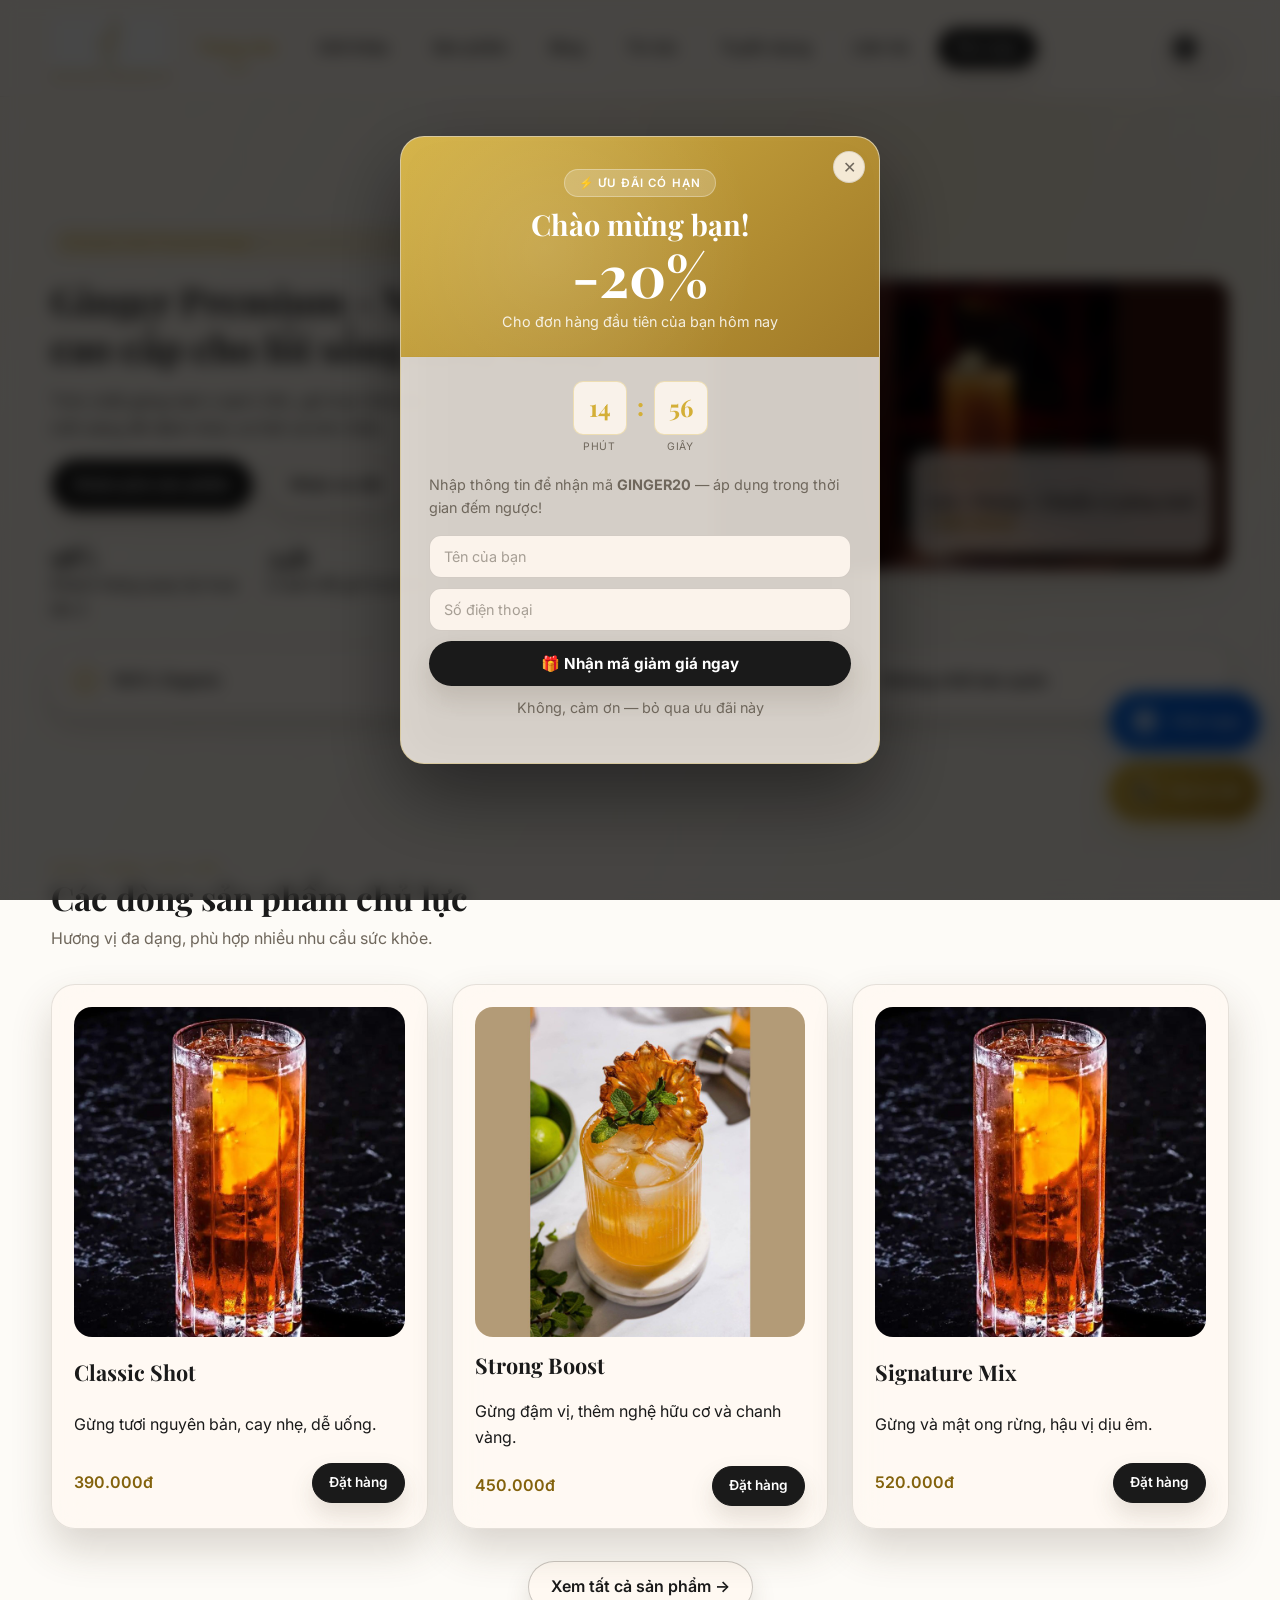
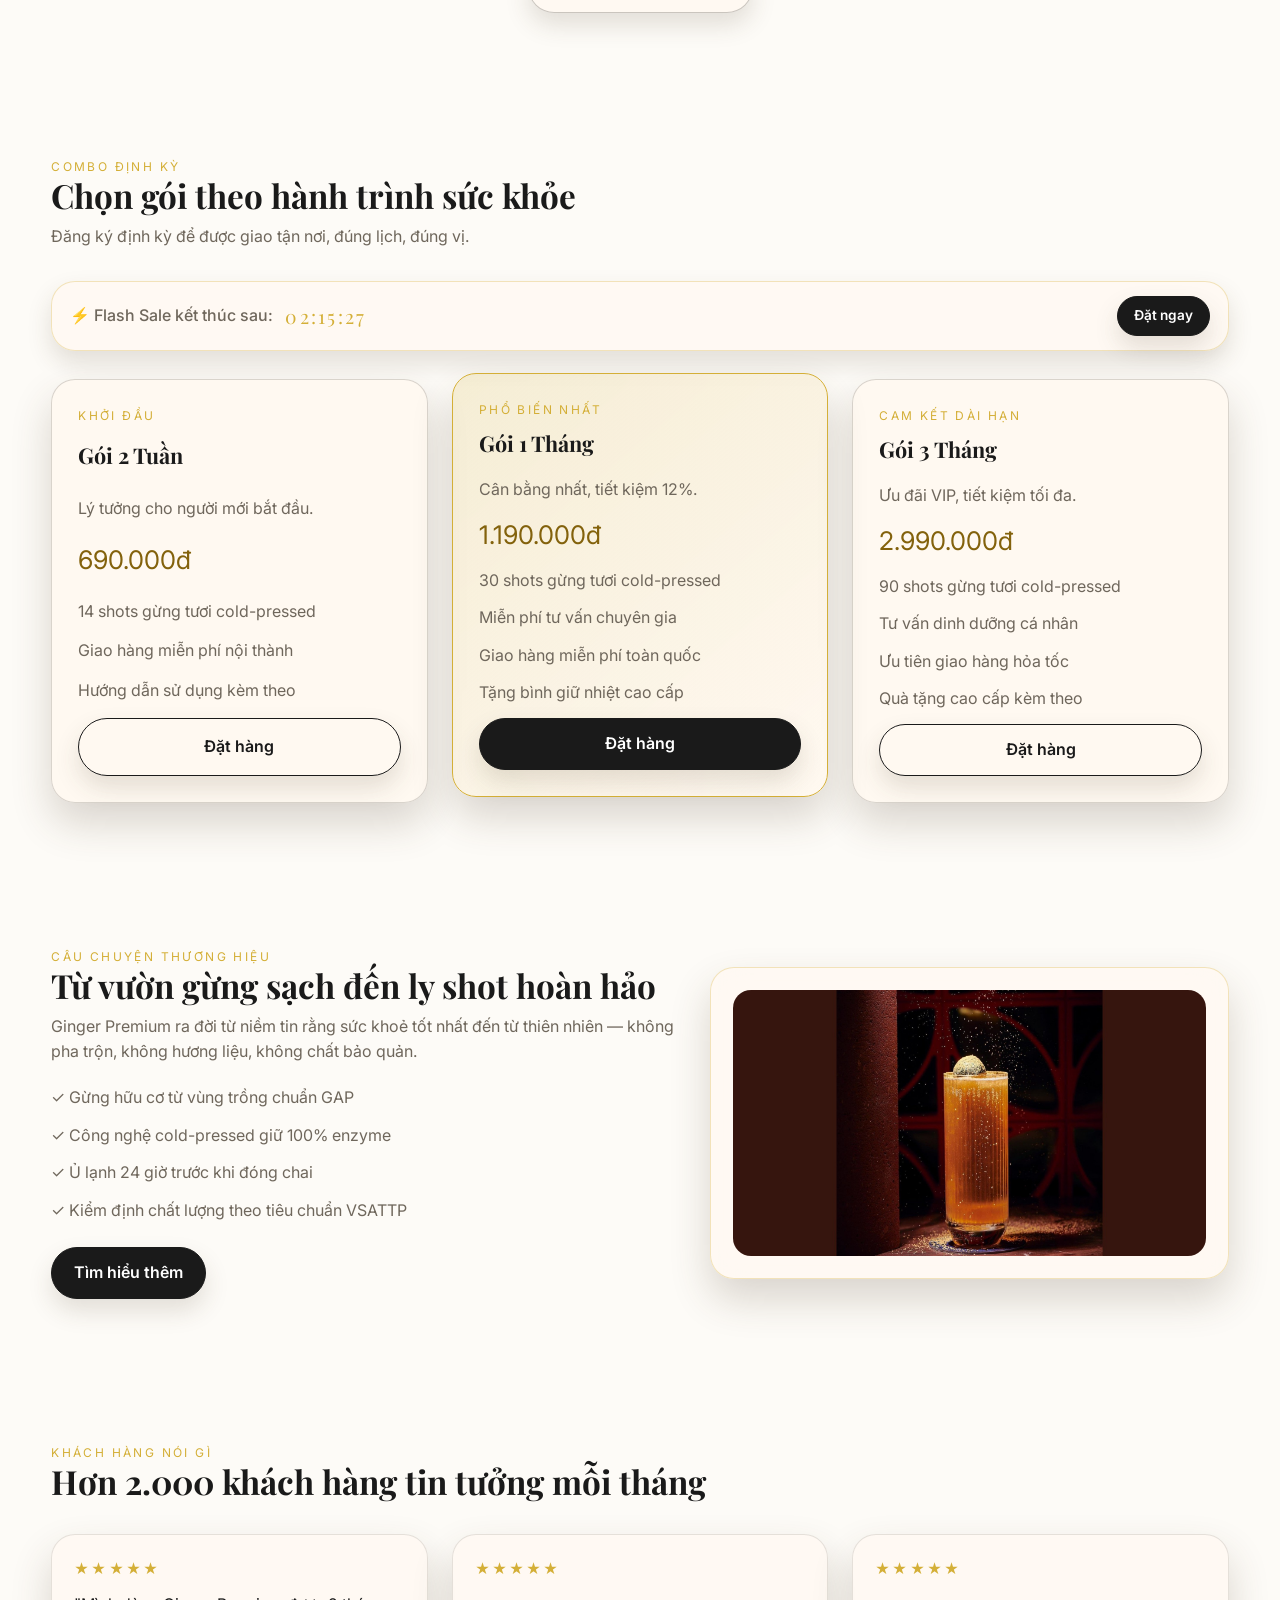
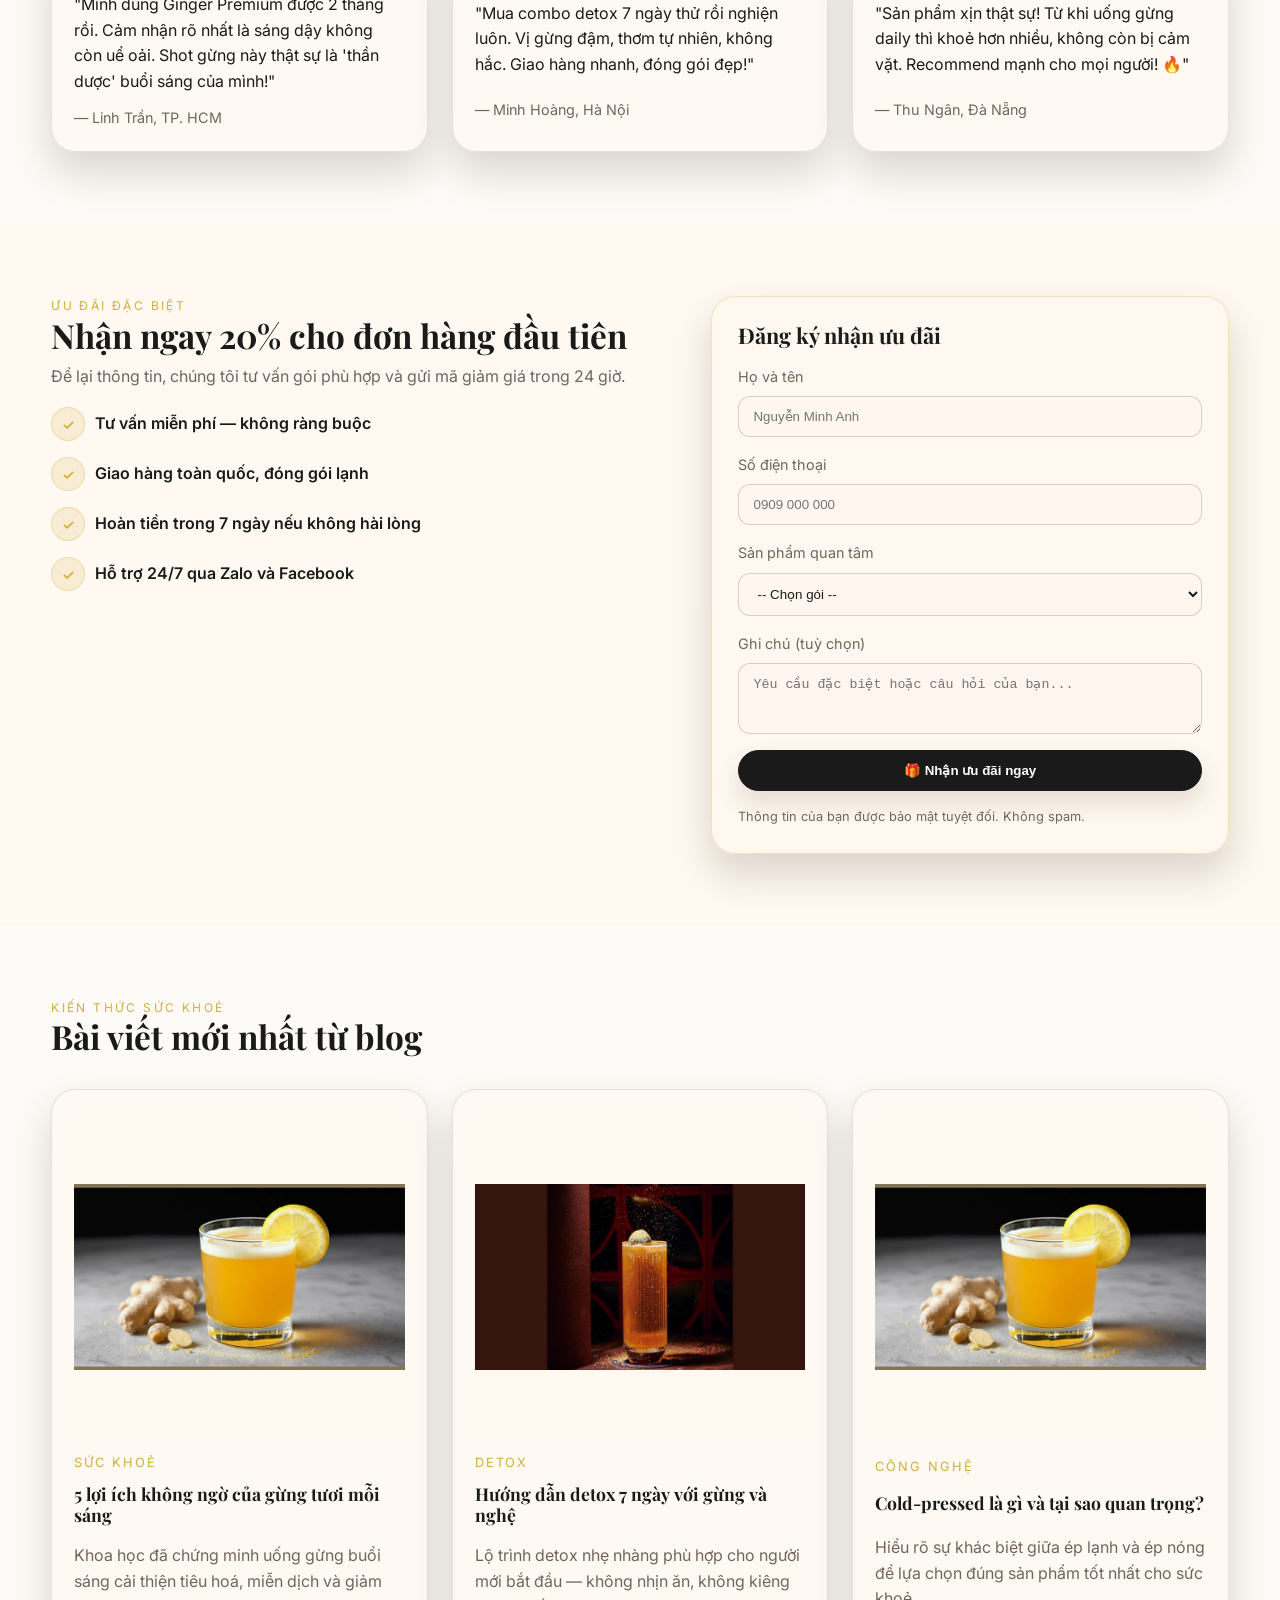
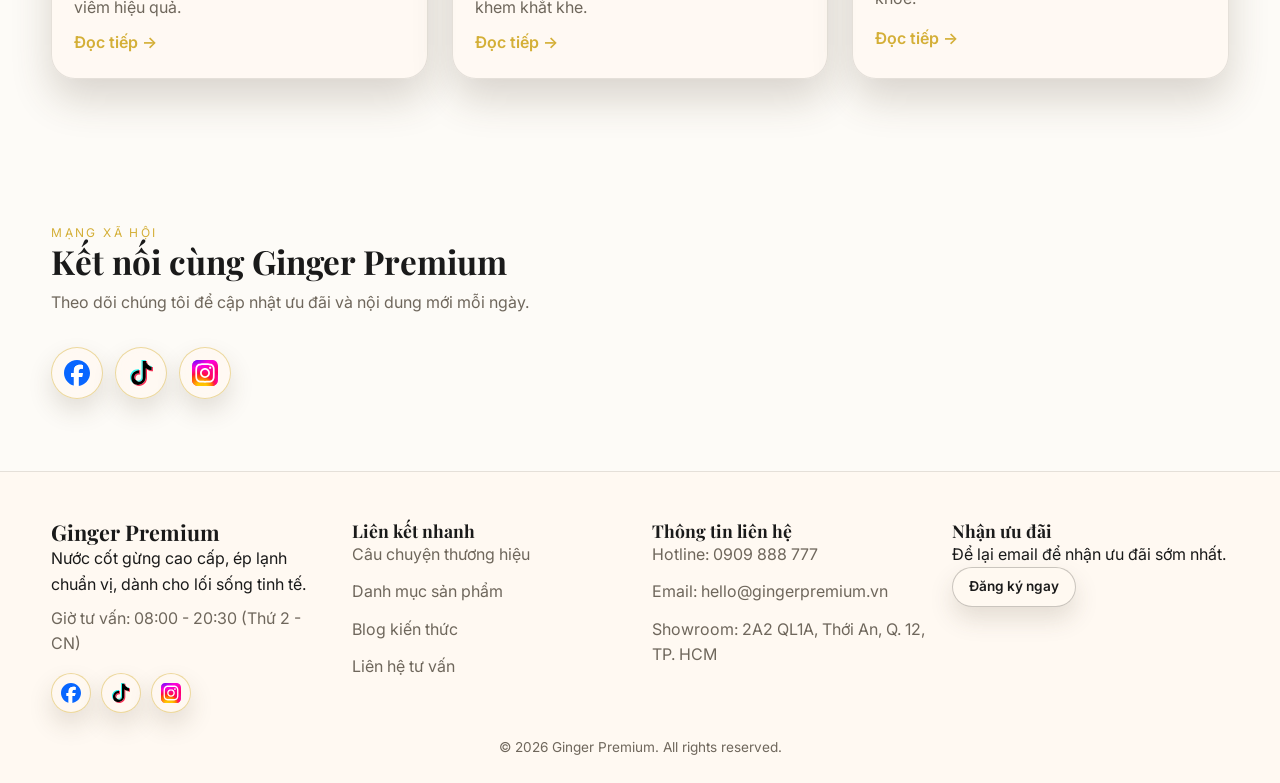
<file: index.html>
<!doctype html>
<html lang="vi">
  <head>
    <meta charset="utf-8" />
    <meta name="viewport" content="width=device-width, initial-scale=1" />
    <title>Ginger Premium | Nước cốt gừng cao cấp - Tinh tế, chuẩn vị</title>
    <meta name="description" content="Ginger Premium - nước cốt gừng cao cấp, ép lạnh giữ trọn tinh dầu. Tăng sức đề kháng, ấm người và nâng tầm lối sống hiện đại." />
    <link rel="preconnect" href="https://fonts.googleapis.com" />
    <link rel="preconnect" href="https://fonts.gstatic.com" crossorigin />
    <link href="https://fonts.googleapis.com/css2?family=Playfair+Display:wght@500;600;700&family=Inter:wght@300;400;500;600&display=swap" rel="stylesheet" />
    <link rel="stylesheet" href="assets/css/style.css" />
    <link rel="stylesheet" href="https://cdn.jsdelivr.net/npm/swiper@11/swiper-bundle.min.css" />
    <script src="https://cdn.jsdelivr.net/npm/swiper@11/swiper-bundle.min.js" defer></script>
    <script src="assets/js/main.js" defer></script>

    <!-- Extra styles for popup & call button -->
    <style>
      /* ===== POPUP ===== */
      .gp-popup-overlay {
        position: fixed; inset: 0;
        background: rgba(0,0,0,0.72);
        backdrop-filter: blur(8px);
        z-index: 9000;
        display: flex; align-items: center; justify-content: center;
        padding: 16px;
        opacity: 0; pointer-events: none;
        transition: opacity 0.4s ease;
      }
      .gp-popup-overlay.show { opacity: 1; pointer-events: all; }
      .gp-popup {
        background: var(--glass-strong);
        border: 1px solid var(--border-accent);
        border-radius: 24px;
        max-width: 480px; width: 100%;
        overflow: hidden;
        box-shadow: 0 32px 80px rgba(0,0,0,0.45);
        transform: scale(0.88) translateY(24px);
        transition: transform 0.45s cubic-bezier(0.34,1.56,0.64,1);
        position: relative;
        backdrop-filter: blur(24px);
      }
      .gp-popup-overlay.show .gp-popup { transform: scale(1) translateY(0); }
      .gp-popup-close {
        position: absolute; top: 14px; right: 14px;
        width: 32px; height: 32px; border-radius: 50%;
        background: var(--surface); border: 1px solid var(--border);
        display: flex; align-items: center; justify-content: center;
        color: var(--muted); font-size: 1rem; cursor: pointer;
        transition: all 0.2s; z-index: 2;
      }
      .gp-popup-close:hover { background: var(--accent-soft); color: var(--accent); }
      .gp-popup-banner {
        background: var(--brand-gradient);
        padding: 32px 28px 24px;
        text-align: center; position: relative; overflow: hidden;
      }
      .gp-popup-banner::before {
        content: ''; position: absolute; inset: 0;
        background: radial-gradient(circle at 30% 50%, rgba(255,255,255,0.12), transparent 60%);
      }
      .gp-popup-kicker {
        display: inline-block;
        background: rgba(255,255,255,0.2);
        color: #fff; border: 1px solid rgba(255,255,255,0.3);
        padding: 4px 14px; border-radius: 999px;
        font-size: 0.72rem; font-weight: 600;
        letter-spacing: 0.1em; text-transform: uppercase;
        margin-bottom: 10px; position: relative;
      }
      .gp-popup-banner h3 {
        font-family: 'Playfair Display', serif;
        font-size: 1.8rem; color: #fff; margin-bottom: 4px;
        position: relative;
      }
      .gp-popup-discount {
        font-family: 'Playfair Display', serif;
        font-size: 3.6rem; font-weight: 700;
        color: #fff; line-height: 1; display: block;
        margin: 4px 0 6px; position: relative;
      }
      .gp-popup-banner p { color: rgba(255,255,255,0.85); font-size: 0.9rem; position: relative; }
      .gp-popup-body { padding: 24px 28px 28px; }
      .gp-popup-timer {
        display: flex; justify-content: center; align-items: center;
        gap: 10px; margin-bottom: 18px;
      }
      .gp-timer-block { text-align: center; }
      .gp-timer-num {
        display: flex; align-items: center; justify-content: center;
        width: 54px; height: 54px;
        background: var(--surface); border: 1px solid var(--border-accent);
        border-radius: 10px;
        font-family: 'Playfair Display', serif;
        font-size: 1.5rem; font-weight: 700;
        color: var(--accent); margin-bottom: 4px;
      }
      .gp-timer-sep { font-size: 1.6rem; color: var(--accent); font-weight: 700; padding-bottom: 20px; }
      .gp-timer-label { font-size: 0.65rem; color: var(--muted); text-transform: uppercase; letter-spacing: 0.05em; }
      .gp-popup-body > p { color: var(--muted); font-size: 0.9rem; margin-bottom: 16px; line-height: 1.6; }
      .gp-popup-form { display: flex; flex-direction: column; gap: 10px; }
      .gp-popup-form input {
        padding: 12px 14px;
        background: var(--input-bg); border: 1px solid var(--input-border);
        border-radius: 12px; color: var(--text);
        font-family: 'Inter', sans-serif; font-size: 0.9rem; width: 100%;
        transition: border-color 0.2s;
      }
      .gp-popup-form input:focus { outline: none; border-color: var(--accent); }
      .gp-popup-form input::placeholder { color: var(--muted); opacity: 0.6; }
      .gp-popup-submit {
        width: 100%; padding: 13px;
        background: var(--btn-primary-bg); color: var(--btn-primary-color);
        border: none; border-radius: 999px;
        font-family: 'Inter', sans-serif; font-size: 0.95rem; font-weight: 700;
        cursor: pointer; transition: all 0.3s;
        box-shadow: var(--shadow-soft);
      }
      .gp-popup-submit:hover { transform: translateY(-2px); box-shadow: var(--btn-primary-hover-shadow); }
      .gp-popup-skip {
        text-align: center; margin-top: 10px;
        font-size: 0.8rem; color: var(--muted);
        cursor: pointer; transition: color 0.2s;
      }
      .gp-popup-skip:hover { color: var(--text); }

      /* ===== CALL BUTTON (right side) ===== */
      .gp-call-float {
        position: fixed; right: 20px; bottom: 80px;
        z-index: 8000;
        display: flex; flex-direction: column; align-items: flex-end; gap: 12px;
      }
      .gp-call-btn {
        display: flex; align-items: center; gap: 10px;
        padding: 12px 18px; border-radius: 999px;
        font-family: 'Inter', sans-serif; font-size: 0.88rem; font-weight: 600;
        color: #fff; border: none; cursor: pointer;
        white-space: nowrap; text-decoration: none;
        transition: all 0.3s; animation: gp-pulse 2.2s ease-in-out infinite;
      }
      .gp-call-btn:hover { transform: scale(1.05) translateY(-2px); animation: none; }
      .gp-call-btn__icon {
        width: 34px; height: 34px;
        background: rgba(255,255,255,0.22);
        border-radius: 50%;
        display: flex; align-items: center; justify-content: center;
        font-size: 1rem; flex-shrink: 0;
      }
      .gp-call-phone {
        background: linear-gradient(135deg, #d4af37, #a07818);
        box-shadow: 0 8px 28px rgba(212,175,55,0.45);
        animation-delay: 0s;
      }
      .gp-call-phone:hover { box-shadow: 0 12px 36px rgba(212,175,55,0.55); }
      .gp-call-fb {
        background: linear-gradient(135deg, #0064e0, #0052cc);
        box-shadow: 0 8px 28px rgba(0,100,224,0.4);
        animation-delay: 0.8s;
      }
      .gp-call-fb:hover { box-shadow: 0 12px 36px rgba(0,100,224,0.5); }
      .gp-scroll-top {
        width: 42px; height: 42px; border-radius: 50%;
        background: var(--surface-strong); border: 1px solid var(--border);
        display: flex; align-items: center; justify-content: center;
        color: var(--muted); font-size: 1rem; cursor: pointer;
        transition: all 0.3s; opacity: 0; pointer-events: none;
      }
      .gp-scroll-top.show { opacity: 1; pointer-events: all; }
      .gp-scroll-top:hover { color: var(--accent); border-color: var(--border-accent); transform: translateY(-2px); }
      @keyframes gp-pulse {
        0%,100% { box-shadow: 0 8px 28px rgba(212,175,55,0.4); }
        50% { box-shadow: 0 8px 28px rgba(212,175,55,0.4), 0 0 0 10px rgba(212,175,55,0); }
      }
      @media (max-width: 600px) {
        .gp-call-float { right: 12px; bottom: 72px; }
        .gp-call-btn { padding: 10px 14px; font-size: 0.82rem; }
        .gp-call-btn__icon { width: 28px; height: 28px; }
        .gp-popup-banner { padding: 24px 20px 18px; }
        .gp-popup-body { padding: 18px 20px 22px; }
        .gp-popup-discount { font-size: 2.8rem; }
      }
    </style>
  </head>
  <body>

    <!-- ==================== HEADER (inlined) ==================== -->
    <header>
      <div class="site-header">
        <div class="container nav-inner">
          <a class="brand" href="index.html" aria-label="Ginger Premium">
            <img class="brand-logo" src="assets/img/logo/logo-clean.png" alt="Ginger Premium" loading="eager" decoding="async" />
          </a>
          <nav class="nav-menu" data-nav-menu>
            <a href="index.html">Trang chủ</a>
            <a href="gioi-thieu.html">Giới thiệu</a>
            <a href="san-pham.html">Sản phẩm</a>
            <a href="blog.html">Blog</a>
            <a href="tin-tuc.html">Tin tức</a>
            <a href="tuyen-dung.html">Tuyển dụng</a>
            <a href="lien-he.html">Liên hệ</a>
            <a class="btn btn-primary btn-small" href="san-pham.html">Mua ngay</a>
          </nav>
          <div class="nav-actions">
            <button class="theme-toggle" type="button" data-theme-toggle aria-label="Chuyển giao diện" aria-pressed="false">
              <svg class="theme-icon theme-icon--sun" aria-hidden="true" xmlns="http://www.w3.org/2000/svg" width="20" height="20" viewBox="0 0 24 24" fill="none" stroke="currentColor" stroke-width="2" stroke-linecap="round" stroke-linejoin="round">
                <circle cx="12" cy="12" r="5"></circle>
                <line x1="12" y1="1" x2="12" y2="3"></line><line x1="12" y1="21" x2="12" y2="23"></line>
                <line x1="4.22" y1="4.22" x2="5.64" y2="5.64"></line><line x1="18.36" y1="18.36" x2="19.78" y2="19.78"></line>
                <line x1="1" y1="12" x2="3" y2="12"></line><line x1="21" y1="12" x2="23" y2="12"></line>
                <line x1="4.22" y1="19.78" x2="5.64" y2="18.36"></line><line x1="18.36" y1="5.64" x2="19.78" y2="4.22"></line>
              </svg>
              <svg class="theme-icon theme-icon--moon" aria-hidden="true" xmlns="http://www.w3.org/2000/svg" width="20" height="20" viewBox="0 0 24 24" fill="none" stroke="currentColor" stroke-width="2" stroke-linecap="round" stroke-linejoin="round">
                <path d="M21 12.79A9 9 0 1 1 11.21 3 7 7 0 0 0 21 12.79z"></path>
              </svg>
            </button>
            <button class="nav-toggle" type="button" data-nav-toggle aria-expanded="false" aria-label="Mở menu">
              <span></span><span></span><span></span>
            </button>
          </div>
        </div>
      </div>
    </header>

    <main>

      <!-- ==================== HERO SLIDER ==================== -->
      <section class="hero section reveal">
        <div class="container">
          <div class="swiper hero-slider">
            <div class="swiper-wrapper">

              <!-- Slide 1 -->
              <div class="swiper-slide">
                <div class="hero-grid">
                  <div class="hero-copy">
                    <span class="badge">Premium Cold-Pressed Ginger</span>
                    <h1>Ginger Premium - Nước cốt gừng cao cấp cho lối sống sang trọng</h1>
                    <p class="lead">Tinh chất gừng tươi ủ lạnh 24h, giữ trọn tinh dầu và vị ấm đặc trưng. Một shot mỗi sáng để đánh thức cơ thể và tinh thần.</p>
                    <div class="hero-actions">
                      <a class="btn btn-primary" href="san-pham.html">Khám phá sản phẩm</a>
                      <a class="btn btn-ghost" href="#lead">Nhận ưu đãi</a>
                    </div>
                    <div class="hero-stats">
                      <div><h3>98%</h3><p>Khách hàng quay lại mua lần 2</p></div>
                      <div><h3>24h</h3><p>Ủ lạnh để giữ trọn tinh chất</p></div>
                      <div><h3>0%</h3><p>Chất bảo quản và hương liệu</p></div>
                    </div>
                  </div>
                  <div class="hero-media">
                    <img class="img-hero" src="assets/img/hero/hero-1.jpg" alt="Ly nước cốt gừng Ginger Premium" />
                    <div class="media-card">
                      <p class="label">Bestseller</p>
                      <h4>Gói 1 Tháng - Chuẩn vị gừng tươi</h4>
                      <p class="price">1.190.000đ</p>
                    </div>
                  </div>
                </div>
              </div>

              <!-- Slide 2 -->
              <div class="swiper-slide">
                <div class="hero-grid">
                  <div class="hero-copy">
                    <span class="badge">Detox &amp; Wellness</span>
                    <h1>Thanh lọc nhẹ nhàng với Ginger Detox Shot</h1>
                    <p class="lead">Công thức gừng, nghệ hữu cơ và chanh vàng giúp cơ thể nhẹ hơn sau 7 ngày.</p>
                    <div class="hero-actions">
                      <a class="btn btn-primary" href="san-pham.html">Xem gói Detox</a>
                      <a class="btn btn-ghost" href="lien-he.html">Tư vấn chuyên sâu</a>
                    </div>
                    <div class="hero-stats">
                      <div><h3>7 ngày</h3><p>Lộ trình detox dễ bắt đầu</p></div>
                      <div><h3>12%</h3><p>Ưu đãi cho gói định kỳ</p></div>
                      <div><h3>5 sao</h3><p>Đánh giá trung bình</p></div>
                    </div>
                  </div>
                  <div class="hero-media">
                    <img class="img-hero" src="assets/img/hero/hero-2.jpg" alt="Ginger Detox Shot" />
                    <div class="media-card">
                      <p class="label">Detox</p>
                      <h4>Gói 2 Tuần - Thanh lọc cơ thể</h4>
                      <p class="price">690.000đ</p>
                    </div>
                  </div>
                </div>
              </div>

            </div>
            <div class="hero-pagination swiper-pagination"></div>
          </div>

          <!-- Trust badges -->
          <div class="trust-badges">
            <div class="trust-badge">
              <span class="trust-icon">✓</span>
              <span>100% Organic</span>
            </div>
            <div class="trust-badge">
              <span class="trust-icon">⚡</span>
              <span>Giao hàng hỏa tốc 2H</span>
            </div>
            <div class="trust-badge">
              <span class="trust-icon">🛡</span>
              <span>Không chất bảo quản</span>
            </div>
          </div>
        </div>
      </section>

      <!-- ==================== PRODUCTS ==================== -->
      <section class="section reveal">
        <div class="container">
          <div class="section-heading">
            <p class="section-kicker">Shot gừng cao cấp</p>
            <h2>Các dòng sản phẩm chủ lực</h2>
            <p class="section-subtitle">Hương vị đa dạng, phù hợp nhiều nhu cầu sức khỏe.</p>
          </div>
          <div class="grid-3">
            <article class="product-card">
              <img class="img-card" src="assets/img/products/product-1.jpg" alt="Classic Shot" />
              <h3>Classic Shot</h3>
              <p>Gừng tươi nguyên bản, cay nhẹ, dễ uống.</p>
              <div class="price-row">
                <span>390.000đ</span>
                <a class="btn btn-primary btn-small" href="lien-he.html">Đặt hàng</a>
              </div>
            </article>
            <article class="product-card">
              <img class="img-card" src="assets/img/products/product-2.jpg" alt="Strong Boost" />
              <h3>Strong Boost</h3>
              <p>Gừng đậm vị, thêm nghệ hữu cơ và chanh vàng.</p>
              <div class="price-row">
                <span>450.000đ</span>
                <a class="btn btn-primary btn-small" href="lien-he.html">Đặt hàng</a>
              </div>
            </article>
            <article class="product-card">
              <img class="img-card" src="assets/img/products/product-1.jpg" alt="Signature Mix" />
              <h3>Signature Mix</h3>
              <p>Gừng và mật ong rừng, hậu vị dịu êm.</p>
              <div class="price-row">
                <span>520.000đ</span>
                <a class="btn btn-primary btn-small" href="lien-he.html">Đặt hàng</a>
              </div>
            </article>
          </div>
          <div style="text-align:center;margin-top:32px;">
            <a class="btn btn-ghost" href="san-pham.html">Xem tất cả sản phẩm →</a>
          </div>
        </div>
      </section>

      <!-- ==================== PRICING / PACKAGES ==================== -->
      <section class="section reveal">
        <div class="container">
          <div class="section-heading">
            <p class="section-kicker">Combo định kỳ</p>
            <h2>Chọn gói theo hành trình sức khỏe</h2>
            <p class="section-subtitle">Đăng ký định kỳ để được giao tận nơi, đúng lịch, đúng vị.</p>
          </div>

          <!-- Flash sale countdown -->
          <div class="flash-sale">
            <span class="flash-sale__label">⚡ Flash Sale kết thúc sau:</span>
            <span class="flash-sale__timer" data-countdown data-duration="8130">02:15:30</span>
            <a class="btn btn-primary btn-small" href="#lead" style="margin-left:auto;">Đặt ngay</a>
          </div>

          <div class="pricing-grid">
            <div class="pricing-card">
              <p class="section-kicker">Khởi đầu</p>
              <h3>Gói 2 Tuần</h3>
              <p class="section-subtitle">Lý tưởng cho người mới bắt đầu.</p>
              <p class="pricing-price">690.000đ</p>
              <ul class="pricing-list highlight-list">
                <li>14 shots gừng tươi cold-pressed</li>
                <li>Giao hàng miễn phí nội thành</li>
                <li>Hướng dẫn sử dụng kèm theo</li>
              </ul>
              <a class="btn btn-outline" href="lien-he.html">Đặt hàng</a>
            </div>
            <div class="pricing-card pricing-card--featured">
              <p class="section-kicker">Phổ biến nhất</p>
              <h3>Gói 1 Tháng</h3>
              <p class="section-subtitle">Cân bằng nhất, tiết kiệm 12%.</p>
              <p class="pricing-price">1.190.000đ</p>
              <ul class="pricing-list highlight-list">
                <li>30 shots gừng tươi cold-pressed</li>
                <li>Miễn phí tư vấn chuyên gia</li>
                <li>Giao hàng miễn phí toàn quốc</li>
                <li>Tặng bình giữ nhiệt cao cấp</li>
              </ul>
              <a class="btn btn-primary" href="lien-he.html">Đặt hàng</a>
            </div>
            <div class="pricing-card">
              <p class="section-kicker">Cam kết dài hạn</p>
              <h3>Gói 3 Tháng</h3>
              <p class="section-subtitle">Ưu đãi VIP, tiết kiệm tối đa.</p>
              <p class="pricing-price">2.990.000đ</p>
              <ul class="pricing-list highlight-list">
                <li>90 shots gừng tươi cold-pressed</li>
                <li>Tư vấn dinh dưỡng cá nhân</li>
                <li>Ưu tiên giao hàng hỏa tốc</li>
                <li>Quà tặng cao cấp kèm theo</li>
              </ul>
              <a class="btn btn-outline" href="lien-he.html">Đặt hàng</a>
            </div>
          </div>
        </div>
      </section>

      <!-- ==================== ABOUT / FEATURES ==================== -->
      <section class="section reveal">
        <div class="container split">
          <div>
            <p class="section-kicker">Câu chuyện thương hiệu</p>
            <h2>Từ vườn gừng sạch đến ly shot hoàn hảo</h2>
            <p class="section-subtitle">Ginger Premium ra đời từ niềm tin rằng sức khoẻ tốt nhất đến từ thiên nhiên — không pha trộn, không hương liệu, không chất bảo quản.</p>
            <ul class="highlight-list" style="margin-top:20px;">
              <li>✓ Gừng hữu cơ từ vùng trồng chuẩn GAP</li>
              <li>✓ Công nghệ cold-pressed giữ 100% enzyme</li>
              <li>✓ Ủ lạnh 24 giờ trước khi đóng chai</li>
              <li>✓ Kiểm định chất lượng theo tiêu chuẩn VSATTP</li>
            </ul>
            <a class="btn btn-primary" href="gioi-thieu.html" style="margin-top:24px;display:inline-flex;">Tìm hiểu thêm</a>
          </div>
          <div class="card">
            <img class="img-hero" src="assets/img/hero/hero-1.jpg" alt="Quy trình sản xuất Ginger Premium" />
          </div>
        </div>
      </section>

      <!-- ==================== REVIEWS ==================== -->
      <section class="section social-proof reveal">
        <div class="container">
          <div class="section-heading">
            <p class="section-kicker">Khách hàng nói gì</p>
            <h2>Hơn 2.000 khách hàng tin tưởng mỗi tháng</h2>
          </div>
          <div class="reviews-grid grid-3">
            <div class="review-card">
              <p class="review-stars">★★★★★</p>
              <p>"Mình dùng Ginger Premium được 2 tháng rồi. Cảm nhận rõ nhất là sáng dậy không còn uể oải. Shot gừng này thật sự là 'thần dược' buổi sáng của mình!"</p>
              <p class="review-author">— Linh Trần, TP. HCM</p>
            </div>
            <div class="review-card">
              <p class="review-stars">★★★★★</p>
              <p>"Mua combo detox 7 ngày thử rồi nghiện luôn. Vị gừng đậm, thơm tự nhiên, không hắc. Giao hàng nhanh, đóng gói đẹp!"</p>
              <p class="review-author">— Minh Hoàng, Hà Nội</p>
            </div>
            <div class="review-card">
              <p class="review-stars">★★★★★</p>
              <p>"Sản phẩm xịn thật sự! Từ khi uống gừng daily thì khoẻ hơn nhiều, không còn bị cảm vặt. Recommend mạnh cho mọi người! 🔥"</p>
              <p class="review-author">— Thu Ngân, Đà Nẵng</p>
            </div>
          </div>
        </div>
      </section>

      <!-- ==================== LEAD GEN ==================== -->
      <section class="section lead-gen reveal" id="lead">
        <div class="container lead-grid">
          <div>
            <p class="section-kicker">Ưu đãi đặc biệt</p>
            <h2>Nhận ngay 20% cho đơn hàng đầu tiên</h2>
            <p class="section-subtitle">Để lại thông tin, chúng tôi tư vấn gói phù hợp và gửi mã giảm giá trong 24 giờ.</p>
            <div class="aida-grid">
              <div class="trust-badge"><span class="trust-icon">✓</span> Tư vấn miễn phí — không ràng buộc</div>
              <div class="trust-badge"><span class="trust-icon">✓</span> Giao hàng toàn quốc, đóng gói lạnh</div>
              <div class="trust-badge"><span class="trust-icon">✓</span> Hoàn tiền trong 7 ngày nếu không hài lòng</div>
              <div class="trust-badge"><span class="trust-icon">✓</span> Hỗ trợ 24/7 qua Zalo và Facebook</div>
            </div>
          </div>
          <form class="glass-form" action="#" method="post">
            <h3>Đăng ký nhận ưu đãi</h3>
            <label>
              Họ và tên
              <input type="text" name="fullName" placeholder="Nguyễn Minh Anh" required />
            </label>
            <label>
              Số điện thoại
              <input type="tel" name="phone" placeholder="0909 000 000" required />
            </label>
            <label>
              Sản phẩm quan tâm
              <select name="product">
                <option value="">-- Chọn gói --</option>
                <option>Gói 2 Tuần (690.000đ)</option>
                <option>Gói 1 Tháng — Bestseller (1.190.000đ)</option>
                <option>Gói 3 Tháng VIP (2.990.000đ)</option>
                <option>Tư vấn thêm trước khi quyết định</option>
              </select>
            </label>
            <label>
              Ghi chú (tuỳ chọn)
              <textarea name="message" rows="3" placeholder="Yêu cầu đặc biệt hoặc câu hỏi của bạn..."></textarea>
            </label>
            <button type="submit" class="btn btn-primary">🎁 Nhận ưu đãi ngay</button>
            <p class="form-note">Thông tin của bạn được bảo mật tuyệt đối. Không spam.</p>
          </form>
        </div>
      </section>

      <!-- ==================== BLOG ==================== -->
      <section class="section reveal">
        <div class="container">
          <div class="section-heading">
            <p class="section-kicker">Kiến thức sức khoẻ</p>
            <h2>Bài viết mới nhất từ blog</h2>
          </div>
          <div class="grid-3">
            <article class="post-card">
              <img class="img-post" src="assets/img/hero/hero-2.jpg" alt="Lợi ích của gừng" />
              <p class="post-tag">Sức khoẻ</p>
              <h4>5 lợi ích không ngờ của gừng tươi mỗi sáng</h4>
              <p class="section-subtitle">Khoa học đã chứng minh uống gừng buổi sáng cải thiện tiêu hoá, miễn dịch và giảm viêm hiệu quả.</p>
              <a class="text-link" href="blog.html">Đọc tiếp →</a>
            </article>
            <article class="post-card">
              <img class="img-post" src="assets/img/hero/hero-1.jpg" alt="Detox với gừng" />
              <p class="post-tag">Detox</p>
              <h4>Hướng dẫn detox 7 ngày với gừng và nghệ</h4>
              <p class="section-subtitle">Lộ trình detox nhẹ nhàng phù hợp cho người mới bắt đầu — không nhịn ăn, không kiêng khem khắt khe.</p>
              <a class="text-link" href="blog.html">Đọc tiếp →</a>
            </article>
            <article class="post-card">
              <img class="img-post" src="assets/img/hero/hero-2.jpg" alt="Cold-pressed là gì" />
              <p class="post-tag">Công nghệ</p>
              <h4>Cold-pressed là gì và tại sao quan trọng?</h4>
              <p class="section-subtitle">Hiểu rõ sự khác biệt giữa ép lạnh và ép nóng để lựa chọn đúng sản phẩm tốt nhất cho sức khoẻ.</p>
              <a class="text-link" href="blog.html">Đọc tiếp →</a>
            </article>
          </div>
        </div>
      </section>

      <!-- ==================== SOCIAL ==================== -->
      <section class="section reveal">
        <div class="container">
          <div class="section-heading">
            <p class="section-kicker">Mạng xã hội</p>
            <h2>Kết nối cùng Ginger Premium</h2>
            <p class="section-subtitle">Theo dõi chúng tôi để cập nhật ưu đãi và nội dung mới mỗi ngày.</p>
          </div>
          <div class="social-buttons">
            <a class="social-btn" href="https://www.facebook.com/share/18fr4WPNaF/?mibextid=wwXIfr" target="_blank" rel="noopener noreferrer" aria-label="Ginger Premium trên Facebook">
              <img class="social-icon" src="assets/img/logo/facebook-icon.svg" alt="" aria-hidden="true" loading="lazy" decoding="async" />
            </a>
            <a class="social-btn" href="https://www.tiktok.com/@ginge_shots?_r=1&_t=ZS-96ruuesAft2" target="_blank" rel="noopener noreferrer" aria-label="Ginger Premium trên TikTok">
              <span class="social-icon-switch" aria-hidden="true">
                <img class="social-icon-switch__dark" src="assets/img/logo/TikTok_dark.svg" alt="" loading="lazy" decoding="async" />
                <img class="social-icon-switch__light" src="assets/img/logo/TikTok_light.svg" alt="" loading="lazy" decoding="async" />
              </span>
            </a>
            <a class="social-btn" href="https://www.instagram.com/_shotsginger_/?utm_source=ig_web_button_share_sheet" target="_blank" rel="noopener noreferrer" aria-label="Ginger Premium trên Instagram">
              <img class="social-icon" src="assets/img/logo/instagram-icon.svg" alt="" aria-hidden="true" loading="lazy" decoding="async" />
            </a>
          </div>
        </div>
      </section>

    </main>

    <!-- ==================== FOOTER (inlined) ==================== -->
    <footer>
      <div class="site-footer">
        <div class="container footer-grid">
          <div>
            <h3>Ginger Premium</h3>
            <p>Nước cốt gừng cao cấp, ép lạnh chuẩn vị, dành cho lối sống tinh tế.</p>
            <p class="section-subtitle">Giờ tư vấn: 08:00 - 20:30 (Thứ 2 - CN)</p>
            <div class="social-buttons footer-socials">
              <a class="social-btn social-btn--small" href="https://www.facebook.com/share/18fr4WPNaF/?mibextid=wwXIfr" target="_blank" rel="noopener" aria-label="Ginger Premium trên Facebook">
                <img class="social-icon" src="assets/img/logo/facebook-icon.svg" alt="" aria-hidden="true" loading="lazy" decoding="async" />
              </a>
              <a class="social-btn social-btn--small" href="https://www.tiktok.com/@ginge_shots" target="_blank" rel="noopener" aria-label="Ginger Premium trên TikTok">
                <span class="social-icon-switch" aria-hidden="true">
                  <img class="social-icon-switch__dark" src="assets/img/logo/TikTok_dark.svg" alt="" loading="lazy" decoding="async" />
                  <img class="social-icon-switch__light" src="assets/img/logo/TikTok_light.svg" alt="" loading="lazy" decoding="async" />
                </span>
              </a>
              <a class="social-btn social-btn--small" href="https://www.instagram.com/_shotsginger_/" target="_blank" rel="noopener" aria-label="Ginger Premium trên Instagram">
                <img class="social-icon" src="assets/img/logo/instagram-icon.svg" alt="" aria-hidden="true" loading="lazy" decoding="async" />
              </a>
            </div>
          </div>
          <div>
            <h4>Liên kết nhanh</h4>
            <ul class="highlight-list">
              <li><a href="gioi-thieu.html">Câu chuyện thương hiệu</a></li>
              <li><a href="san-pham.html">Danh mục sản phẩm</a></li>
              <li><a href="blog.html">Blog kiến thức</a></li>
              <li><a href="lien-he.html">Liên hệ tư vấn</a></li>
            </ul>
          </div>
          <div>
            <h4>Thông tin liên hệ</h4>
            <ul class="highlight-list">
              <li>Hotline: 0909 888 777</li>
              <li>Email: hello@gingerpremium.vn</li>
              <li>Showroom: 2A2 QL1A, Thới An, Q. 12, TP. HCM</li>
            </ul>
          </div>
          <div>
            <h4>Nhận ưu đãi</h4>
            <p>Để lại email để nhận ưu đãi sớm nhất.</p>
            <a class="btn btn-ghost btn-small" href="#lead">Đăng ký ngay</a>
          </div>
        </div>
        <div class="footer-bottom">© 2026 Ginger Premium. All rights reserved.</div>
      </div>
    </footer>

    <!-- Sticky mobile CTA -->
    <div class="sticky-cta">
      <a class="btn btn-primary" href="#lead">🎁 Nhận ưu đãi 20% ngay hôm nay</a>
    </div>

    <!-- ==================== POPUP ==================== -->
    <div class="gp-popup-overlay" id="gp-popup-overlay" role="dialog" aria-modal="true" aria-label="Ưu đãi đặc biệt">
      <div class="gp-popup">
        <button class="gp-popup-close" id="gp-popup-close" aria-label="Đóng popup">✕</button>
        <div class="gp-popup-banner">
          <span class="gp-popup-kicker">⚡ Ưu đãi có hạn</span>
          <h3>Chào mừng bạn!</h3>
          <span class="gp-popup-discount">-20%</span>
          <p>Cho đơn hàng đầu tiên của bạn hôm nay</p>
        </div>
        <div class="gp-popup-body">
          <div class="gp-popup-timer">
            <div class="gp-timer-block">
              <div class="gp-timer-num" id="gp-timer-m">14</div>
              <div class="gp-timer-label">Phút</div>
            </div>
            <span class="gp-timer-sep">:</span>
            <div class="gp-timer-block">
              <div class="gp-timer-num" id="gp-timer-s">59</div>
              <div class="gp-timer-label">Giây</div>
            </div>
          </div>
          <p>Nhập thông tin để nhận mã <strong>GINGER20</strong> — áp dụng trong thời gian đếm ngược!</p>
          <form class="gp-popup-form" id="gp-popup-form" novalidate>
            <input type="text" name="popup-name" placeholder="Tên của bạn" required />
            <input type="tel" name="popup-phone" placeholder="Số điện thoại" required />
            <button type="submit" class="gp-popup-submit">🎁 Nhận mã giảm giá ngay</button>
          </form>
          <p class="gp-popup-skip" id="gp-popup-skip">Không, cảm ơn — bỏ qua ưu đãi này</p>
        </div>
      </div>
    </div>

    <!-- ==================== FLOATING CALL BUTTONS ==================== -->
    <div class="gp-call-float">
      <button class="gp-scroll-top" id="gp-scroll-top" aria-label="Về đầu trang" title="Về đầu trang">↑</button>
      <a href="https://www.facebook.com/share/18fr4WPNaF/?mibextid=wwXIfr" target="_blank" rel="noopener noreferrer" class="gp-call-btn gp-call-fb" title="Chat Facebook Messenger">
        <div class="gp-call-btn__icon">
          <svg width="18" height="18" viewBox="0 0 24 24" fill="#fff"><path d="M24 12.073c0-6.627-5.373-12-12-12s-12 5.373-12 12c0 5.99 4.388 10.954 10.125 11.854v-8.385H7.078v-3.47h3.047V9.43c0-3.007 1.792-4.669 4.533-4.669 1.312 0 2.686.235 2.686.235v2.953H15.83c-1.491 0-1.956.925-1.956 1.874v2.25h3.328l-.532 3.47h-2.796v8.385C19.612 23.027 24 18.062 24 12.073z"/></svg>
        </div>
        <span>Chat ngay</span>
      </a>
      <a href="tel:+84909888777" class="gp-call-btn gp-call-phone" title="Gọi tư vấn miễn phí">
        <div class="gp-call-btn__icon">📞</div>
        <span>Gọi tư vấn</span>
      </a>
    </div>

    <!-- ==================== POPUP & CALL SCRIPTS ==================== -->
    <script>
    (function(){
      // ----- POPUP -----
      var overlay = document.getElementById('gp-popup-overlay');
      var closeBtn = document.getElementById('gp-popup-close');
      var skip = document.getElementById('gp-popup-skip');
      var form = document.getElementById('gp-popup-form');

      function openPopup(){ overlay && overlay.classList.add('show'); }
      function closePopup(){ overlay && overlay.classList.remove('show'); }

      if (!sessionStorage.getItem('gp-popup-seen')) {
        setTimeout(function(){ openPopup(); sessionStorage.setItem('gp-popup-seen','1'); }, 2800);
      }
      overlay && overlay.addEventListener('click', function(e){ if(e.target===overlay) closePopup(); });
      closeBtn && closeBtn.addEventListener('click', closePopup);
      skip && skip.addEventListener('click', closePopup);
      form && form.addEventListener('submit', function(e){
        e.preventDefault();
        var btn = form.querySelector('.gp-popup-submit');
        btn.textContent = '✅ Đã ghi nhận! Cảm ơn bạn.';
        btn.disabled = true;
        setTimeout(closePopup, 1600);
      });

      // ----- POPUP COUNTDOWN -----
      var storageKey = 'gp-popup-end';
      var duration = 15 * 60 * 1000;
      var now = Date.now();
      var end = parseInt(localStorage.getItem(storageKey)) || 0;
      if (!end || end <= now) { end = now + duration; localStorage.setItem(storageKey, end); }
      function updatePopupTimer(){
        var diff = Math.max(0, end - Date.now());
        var m = Math.floor(diff/60000);
        var s = Math.floor((diff%60000)/1000);
        var mEl = document.getElementById('gp-timer-m');
        var sEl = document.getElementById('gp-timer-s');
        if(mEl) mEl.textContent = String(m).padStart(2,'0');
        if(sEl) sEl.textContent = String(s).padStart(2,'0');
        if(diff===0){ end = Date.now()+duration; localStorage.setItem(storageKey,end); }
      }
      updatePopupTimer();
      setInterval(updatePopupTimer, 1000);

      // ----- SCROLL TOP -----
      var scrollBtn = document.getElementById('gp-scroll-top');
      window.addEventListener('scroll', function(){
        if(scrollBtn) scrollBtn.classList.toggle('show', window.scrollY > 350);
      }, {passive:true});
      scrollBtn && scrollBtn.addEventListener('click', function(){
        window.scrollTo({top:0, behavior:'smooth'});
      });

      // ----- LEAD FORM -----
      var leadForm = document.querySelector('.glass-form');
      leadForm && leadForm.addEventListener('submit', function(e){
        e.preventDefault();
        var btn = leadForm.querySelector('button[type=submit]');
        var orig = btn.textContent;
        btn.textContent = '✅ Ghi nhận! Chúng tôi sẽ liên hệ sớm.';
        btn.disabled = true;
        setTimeout(function(){ btn.textContent = orig; btn.disabled = false; }, 3500);
      });
    })();
    </script>

  </body>
</html>
</file>
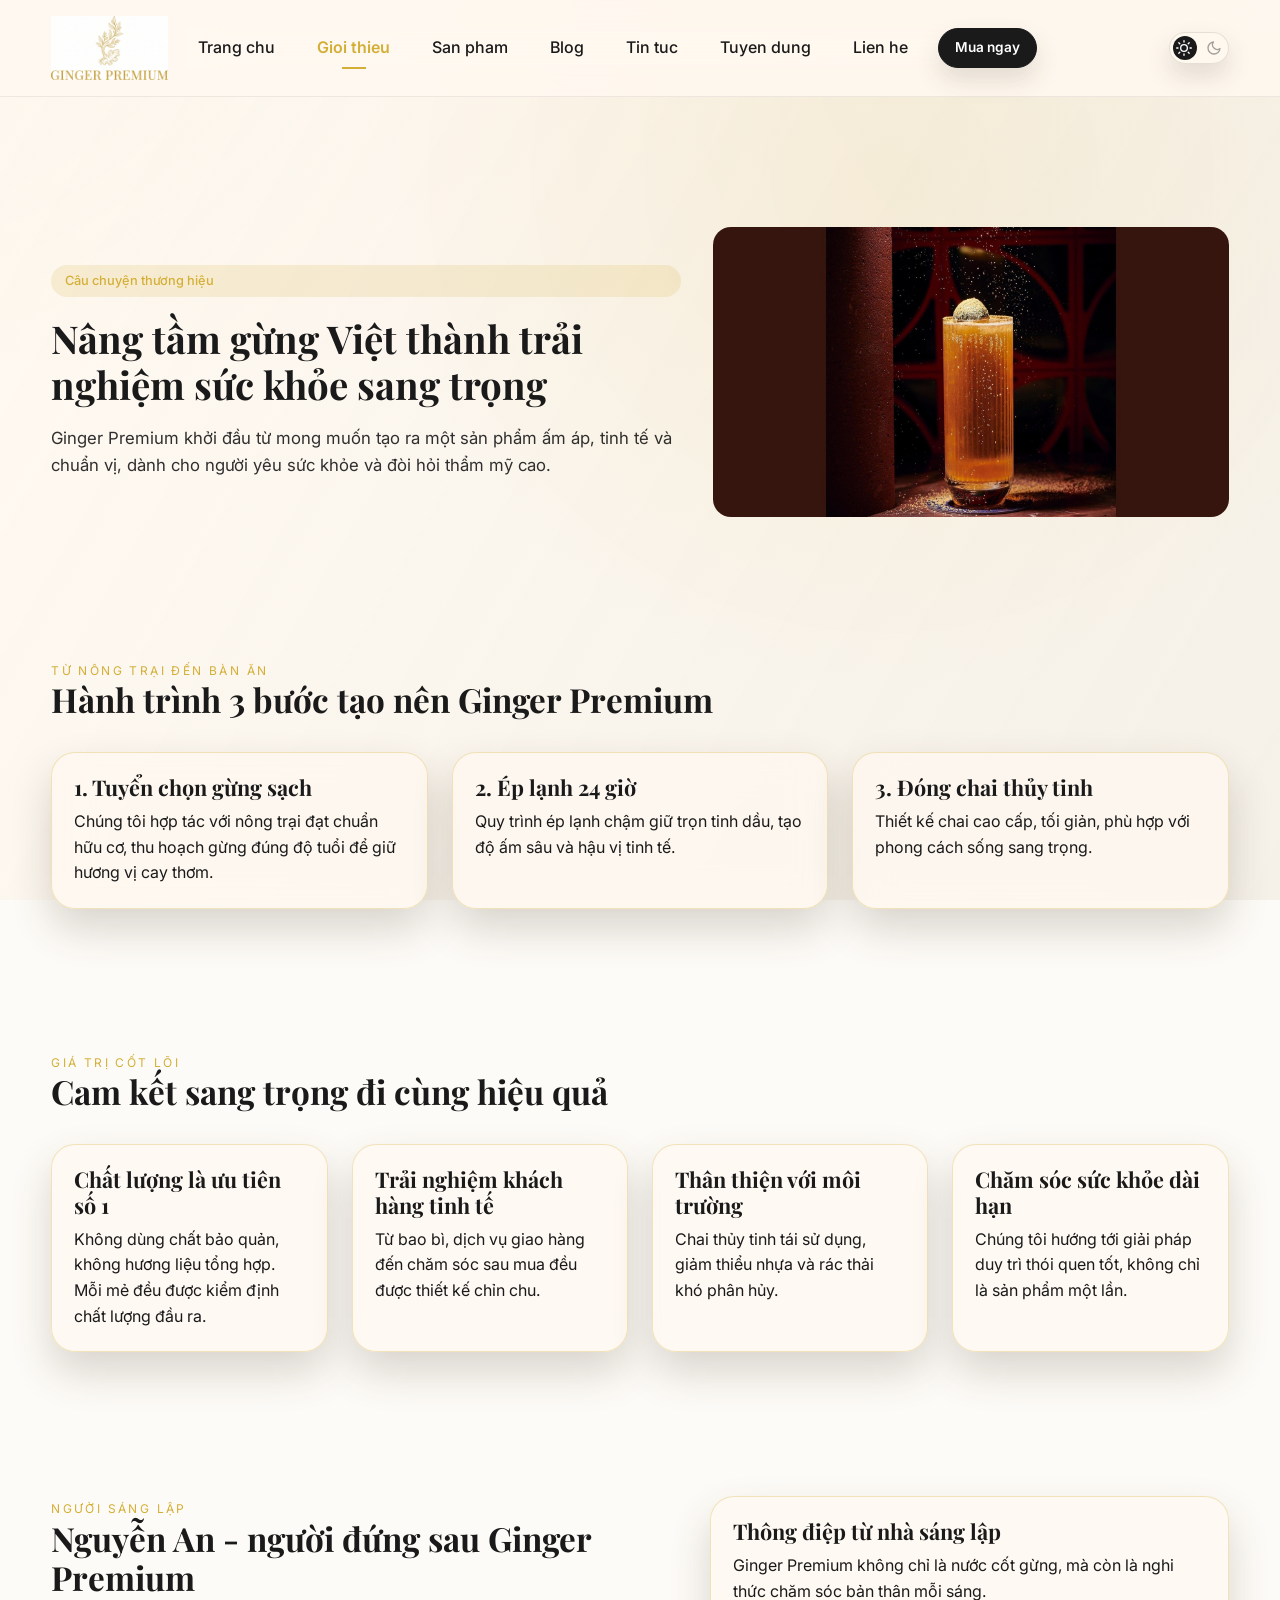
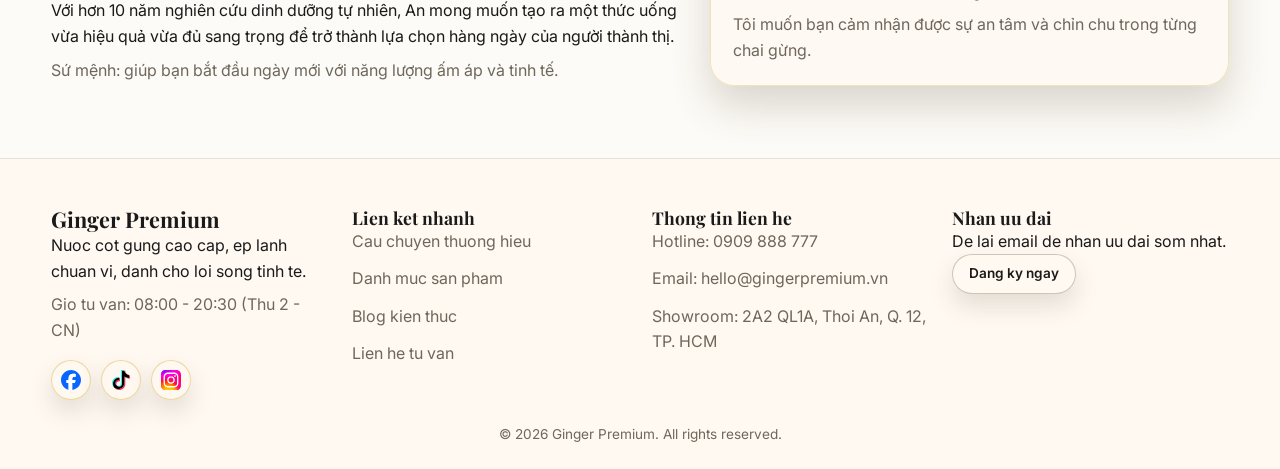
<file: gioi-thieu.html>
﻿<!doctype html>
<html lang="vi">
  <head>
    <meta charset="utf-8" />
    <meta name="viewport" content="width=device-width, initial-scale=1" />
    <title>Câu chuyện Ginger Premium | Nước cốt gừng cao cấp</title>
    <meta
      name="description"
      content="Khám phá câu chuyện thương hiệu Ginger Premium - hành trình từ nông trại gừng sạch đến chai nước cốt gừng sang trọng."
    />
    <link rel="preconnect" href="https://fonts.googleapis.com" />
    <link rel="preconnect" href="https://fonts.gstatic.com" crossorigin />
    <link
      href="https://fonts.googleapis.com/css2?family=Playfair+Display:wght@500;600;700&family=Inter:wght@300;400;500;600&display=swap"
      rel="stylesheet"
    />
    <link rel="stylesheet" href="assets/css/style.css" />
    <script src="assets/js/main.js" defer></script>
  </head>
  <body>
        <header>
      <div class="site-header">
        <div class="container nav-inner">
          <a class="brand" href="index.html" aria-label="Ginger Premium">
            <img class="brand-logo" src="assets/img/logo/logo-clean.png" alt="Ginger Premium" loading="eager" decoding="async" />
          </a>
          <nav class="nav-menu" data-nav-menu>
            <a href="index.html">Trang chu</a>
            <a href="gioi-thieu.html">Gioi thieu</a>
            <a href="san-pham.html">San pham</a>
            <a href="blog.html">Blog</a>
            <a href="tin-tuc.html">Tin tuc</a>
            <a href="tuyen-dung.html">Tuyen dung</a>
            <a href="lien-he.html">Lien he</a>
            <a class="btn btn-primary btn-small" href="san-pham.html">Mua ngay</a>
          </nav>
          <div class="nav-actions">
            <button class="theme-toggle" type="button" data-theme-toggle aria-label="Chuyen giao dien" aria-pressed="false">
              <svg class="theme-icon theme-icon--sun" xmlns="http://www.w3.org/2000/svg" width="20" height="20" viewBox="0 0 24 24" fill="none" stroke="currentColor" stroke-width="2" stroke-linecap="round" stroke-linejoin="round" aria-hidden="true"><circle cx="12" cy="12" r="5"></circle><line x1="12" y1="1" x2="12" y2="3"></line><line x1="12" y1="21" x2="12" y2="23"></line><line x1="4.22" y1="4.22" x2="5.64" y2="5.64"></line><line x1="18.36" y1="18.36" x2="19.78" y2="19.78"></line><line x1="1" y1="12" x2="3" y2="12"></line><line x1="21" y1="12" x2="23" y2="12"></line><line x1="4.22" y1="19.78" x2="5.64" y2="18.36"></line><line x1="18.36" y1="5.64" x2="19.78" y2="4.22"></line></svg>
              <svg class="theme-icon theme-icon--moon" xmlns="http://www.w3.org/2000/svg" width="20" height="20" viewBox="0 0 24 24" fill="none" stroke="currentColor" stroke-width="2" stroke-linecap="round" stroke-linejoin="round" aria-hidden="true"><path d="M21 12.79A9 9 0 1 1 11.21 3 7 7 0 0 0 21 12.79z"></path></svg>
            </button>
            <button class="nav-toggle" type="button" data-nav-toggle aria-expanded="false" aria-label="Mo menu">
              <span></span><span></span><span></span>
            </button>
          </div>
        </div>
      </div>
    </header>

    <main>
      <section class="hero section reveal">
        <div class="container hero-grid">
          <div class="hero-copy">
            <span class="badge">Câu chuyện thương hiệu</span>
            <h1>Nâng tầm gừng Việt thành trải nghiệm sức khỏe sang trọng</h1>
            <p class="lead">
              Ginger Premium khởi đầu từ mong muốn tạo ra một sản phẩm ấm áp,
              tinh tế và chuẩn vị, dành cho người yêu sức khỏe và đòi hỏi thẩm
              mỹ cao.
            </p>
            <!-- TODO: Cập nhật câu chuyện thương hiệu theo lịch sử thực tế -->
          </div>
          <div class="hero-media">
            <img
              class="img-hero"
              src="assets/img/hero/hero-1.jpg"
              alt="Hành trình Ginger Premium"
            />
          </div>
        </div>
      </section>

      <section class="section reveal">
        <div class="container">
          <div class="section-heading">
            <p class="section-kicker">Từ nông trại đến bàn ăn</p>
            <h2>Hành trình 3 bước tạo nên Ginger Premium</h2>
          </div>
          <div class="grid-3">
            <article class="card">
              <h3>1. Tuyển chọn gừng sạch</h3>
              <p>
                Chúng tôi hợp tác với nông trại đạt chuẩn hữu cơ, thu hoạch gừng
                đúng độ tuổi để giữ hương vị cay thơm.
              </p>
            </article>
            <article class="card">
              <h3>2. Ép lạnh 24 giờ</h3>
              <p>
                Quy trình ép lạnh chậm giữ trọn tinh dầu, tạo độ ấm sâu và hậu
                vị tinh tế.
              </p>
            </article>
            <article class="card">
              <h3>3. Đóng chai thủy tinh</h3>
              <p>
                Thiết kế chai cao cấp, tối giản, phù hợp với phong cách sống
                sang trọng.
              </p>
            </article>
          </div>
        </div>
      </section>

      <section class="section reveal">
        <div class="container">
          <div class="section-heading">
            <p class="section-kicker">Giá trị cốt lõi</p>
            <h2>Cam kết sang trọng đi cùng hiệu quả</h2>
          </div>
          <div class="grid-2">
            <article class="card">
              <h3>Chất lượng là ưu tiên số 1</h3>
              <p>
                Không dùng chất bảo quản, không hương liệu tổng hợp. Mỗi mẻ đều
                được kiểm định chất lượng đầu ra.
              </p>
            </article>
            <article class="card">
              <h3>Trải nghiệm khách hàng tinh tế</h3>
              <p>
                Từ bao bì, dịch vụ giao hàng đến chăm sóc sau mua đều được thiết
                kế chỉn chu.
              </p>
            </article>
            <article class="card">
              <h3>Thân thiện với môi trường</h3>
              <p>
                Chai thủy tinh tái sử dụng, giảm thiểu nhựa và rác thải khó phân
                hủy.
              </p>
            </article>
            <article class="card">
              <h3>Chăm sóc sức khỏe dài hạn</h3>
              <p>
                Chúng tôi hướng tới giải pháp duy trì thói quen tốt, không chỉ
                là sản phẩm một lần.
              </p>
            </article>
          </div>
        </div>
      </section>

      <section class="section reveal">
        <div class="container split">
          <div>
            <p class="section-kicker">Người sáng lập</p>
            <h2>Nguyễn An - người đứng sau Ginger Premium</h2>
            <p>
              Với hơn 10 năm nghiên cứu dinh dưỡng tự nhiên, An mong muốn tạo ra
              một thức uống vừa hiệu quả vừa đủ sang trọng để trở thành lựa chọn
              hàng ngày của người thành thị.
            </p>
            <p class="section-subtitle">
              Sứ mệnh: giúp bạn bắt đầu ngày mới với năng lượng ấm áp và tinh
              tế.
            </p>
          </div>
          <div class="card">
            <h3>Thông điệp từ nhà sáng lập</h3>
            <p>
              Ginger Premium không chỉ là nước cốt gừng, mà còn là nghi thức
              chăm sóc bản thân mỗi sáng.
            </p>
            <p class="section-subtitle">
              Tôi muốn bạn cảm nhận được sự an tâm và chỉn chu trong từng chai
              gừng.
            </p>
            <!-- TODO: Thay đổi trích dẫn thực tế của nhà sáng lập -->
          </div>
        </div>
      </section>
    </main>

        <footer>
      <div class="site-footer">
        <div class="container footer-grid">
          <div>
            <h3>Ginger Premium</h3>
            <p>Nuoc cot gung cao cap, ep lanh chuan vi, danh cho loi song tinh te.</p>
            <p class="section-subtitle">Gio tu van: 08:00 - 20:30 (Thu 2 - CN)</p>
            <div class="social-buttons footer-socials">
              <a class="social-btn social-btn--small" href="https://www.facebook.com/share/18fr4WPNaF/?mibextid=wwXIfr" target="_blank" rel="noopener" aria-label="Facebook">
                <img class="social-icon" src="assets/img/logo/facebook-icon.svg" alt="" loading="lazy" />
              </a>
              <a class="social-btn social-btn--small" href="https://www.tiktok.com/@ginge_shots" target="_blank" rel="noopener" aria-label="TikTok">
                <span class="social-icon-switch"><img class="social-icon-switch__dark" src="assets/img/logo/TikTok_dark.svg" alt="" /><img class="social-icon-switch__light" src="assets/img/logo/TikTok_light.svg" alt="" /></span>
              </a>
              <a class="social-btn social-btn--small" href="https://www.instagram.com/_shotsginger_/" target="_blank" rel="noopener" aria-label="Instagram">
                <img class="social-icon" src="assets/img/logo/instagram-icon.svg" alt="" loading="lazy" />
              </a>
            </div>
          </div>
          <div><h4>Lien ket nhanh</h4><ul class="highlight-list"><li><a href="gioi-thieu.html">Cau chuyen thuong hieu</a></li><li><a href="san-pham.html">Danh muc san pham</a></li><li><a href="blog.html">Blog kien thuc</a></li><li><a href="lien-he.html">Lien he tu van</a></li></ul></div>
          <div><h4>Thong tin lien he</h4><ul class="highlight-list"><li>Hotline: 0909 888 777</li><li>Email: hello@gingerpremium.vn</li><li>Showroom: 2A2 QL1A, Thoi An, Q. 12, TP. HCM</li></ul></div>
          <div><h4>Nhan uu dai</h4><p>De lai email de nhan uu dai som nhat.</p><a class="btn btn-ghost btn-small" href="index.html#lead">Dang ky ngay</a></div>
        </div>
        <div class="footer-bottom">&copy; 2026 Ginger Premium. All rights reserved.</div>
      </div>
    </footer>
  </body>
</html>
</file>
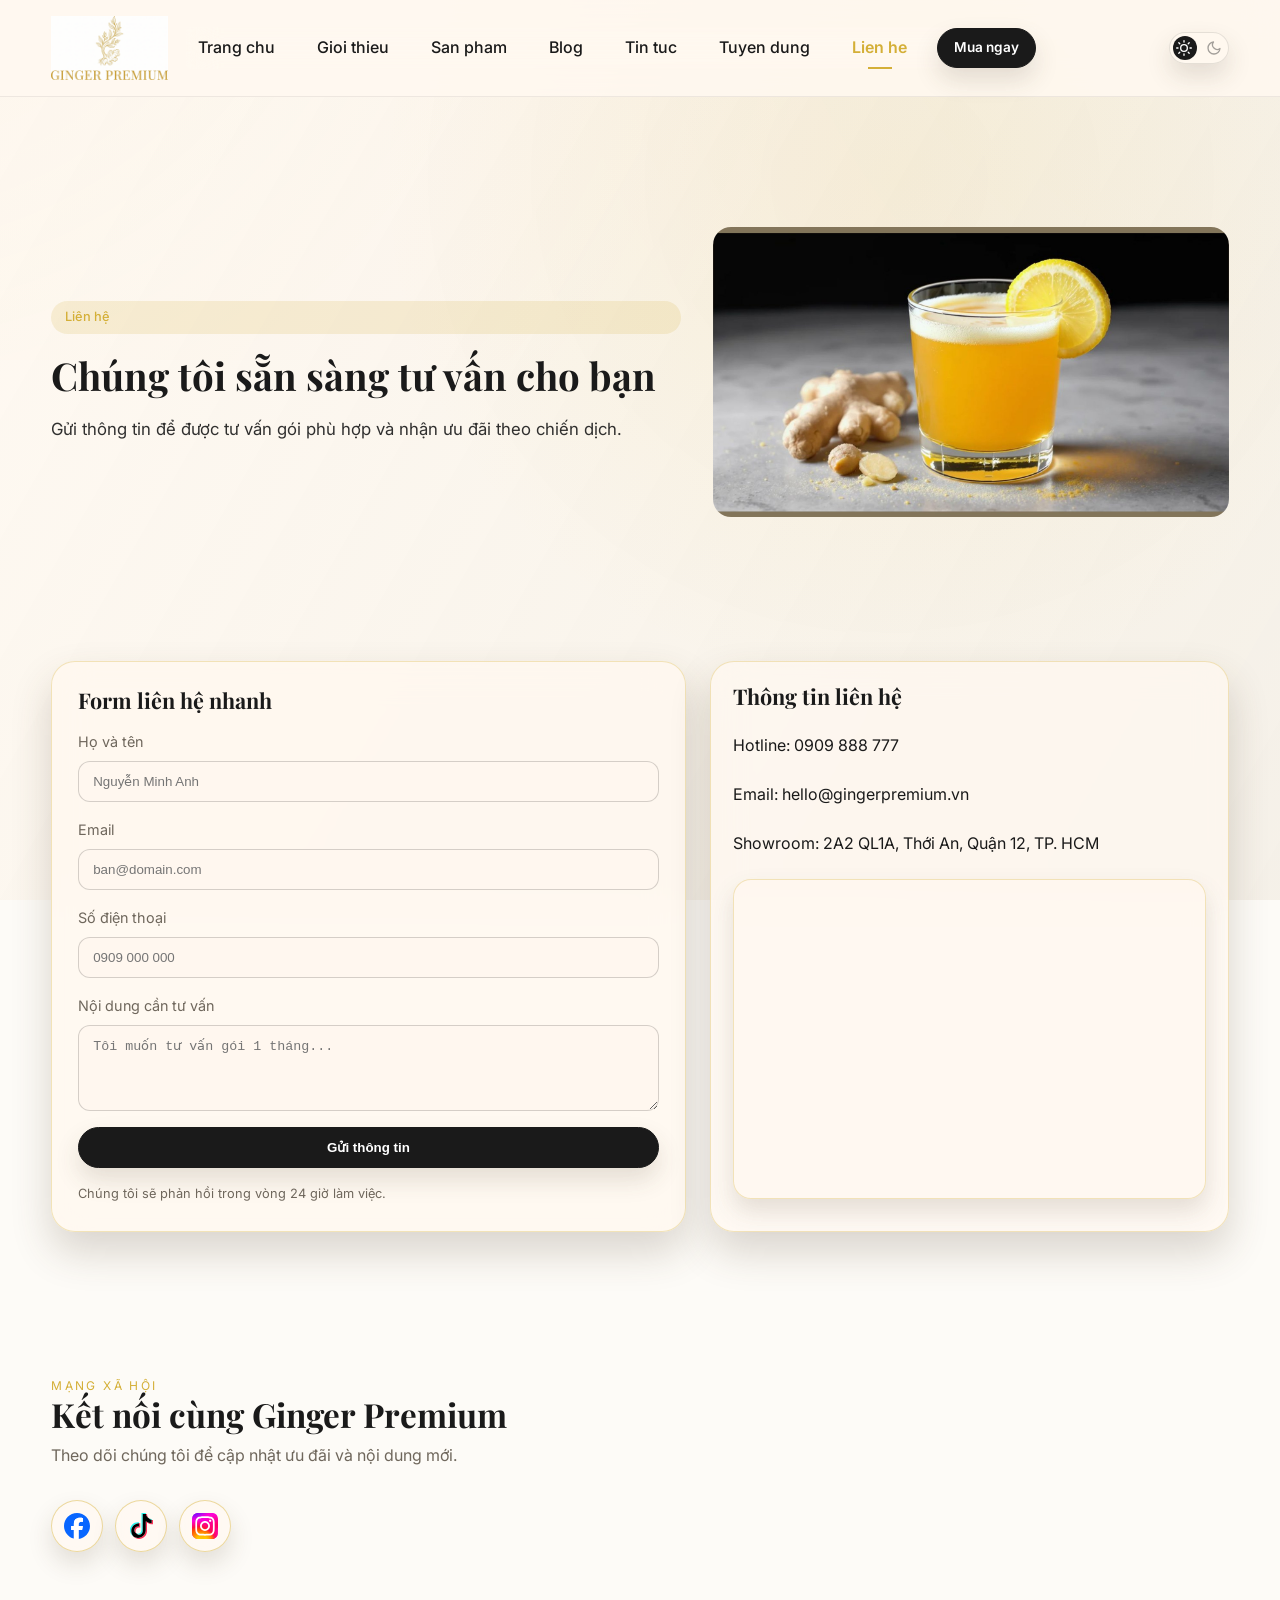
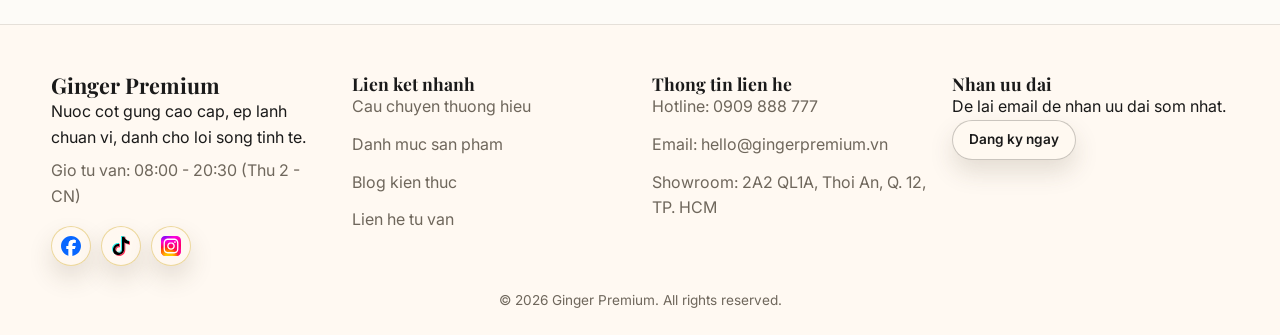
<file: lien-he.html>
﻿<!doctype html>
<html lang="vi">
  <head>
    <meta charset="utf-8" />
    <meta name="viewport" content="width=device-width, initial-scale=1" />
    <title>Liên hệ Ginger Premium | Tư vấn và đặt hàng</title>
    <meta
      name="description"
      content="Liên hệ Ginger Premium để tư vấn sản phẩm, đặt hàng hoặc hợp tác. Form liên hệ và nút mạng xã hội đầy đủ."
    />
    <link rel="preconnect" href="https://fonts.googleapis.com" />
    <link rel="preconnect" href="https://fonts.gstatic.com" crossorigin />
    <link
      href="https://fonts.googleapis.com/css2?family=Playfair+Display:wght@500;600;700&family=Inter:wght@300;400;500;600&display=swap"
      rel="stylesheet"
    />
    <link rel="stylesheet" href="assets/css/style.css" />
    <script src="assets/js/main.js" defer></script>
  </head>
  <body>
        <header>
      <div class="site-header">
        <div class="container nav-inner">
          <a class="brand" href="index.html" aria-label="Ginger Premium">
            <img class="brand-logo" src="assets/img/logo/logo-clean.png" alt="Ginger Premium" loading="eager" decoding="async" />
          </a>
          <nav class="nav-menu" data-nav-menu>
            <a href="index.html">Trang chu</a>
            <a href="gioi-thieu.html">Gioi thieu</a>
            <a href="san-pham.html">San pham</a>
            <a href="blog.html">Blog</a>
            <a href="tin-tuc.html">Tin tuc</a>
            <a href="tuyen-dung.html">Tuyen dung</a>
            <a href="lien-he.html">Lien he</a>
            <a class="btn btn-primary btn-small" href="san-pham.html">Mua ngay</a>
          </nav>
          <div class="nav-actions">
            <button class="theme-toggle" type="button" data-theme-toggle aria-label="Chuyen giao dien" aria-pressed="false">
              <svg class="theme-icon theme-icon--sun" xmlns="http://www.w3.org/2000/svg" width="20" height="20" viewBox="0 0 24 24" fill="none" stroke="currentColor" stroke-width="2" stroke-linecap="round" stroke-linejoin="round" aria-hidden="true"><circle cx="12" cy="12" r="5"></circle><line x1="12" y1="1" x2="12" y2="3"></line><line x1="12" y1="21" x2="12" y2="23"></line><line x1="4.22" y1="4.22" x2="5.64" y2="5.64"></line><line x1="18.36" y1="18.36" x2="19.78" y2="19.78"></line><line x1="1" y1="12" x2="3" y2="12"></line><line x1="21" y1="12" x2="23" y2="12"></line><line x1="4.22" y1="19.78" x2="5.64" y2="18.36"></line><line x1="18.36" y1="5.64" x2="19.78" y2="4.22"></line></svg>
              <svg class="theme-icon theme-icon--moon" xmlns="http://www.w3.org/2000/svg" width="20" height="20" viewBox="0 0 24 24" fill="none" stroke="currentColor" stroke-width="2" stroke-linecap="round" stroke-linejoin="round" aria-hidden="true"><path d="M21 12.79A9 9 0 1 1 11.21 3 7 7 0 0 0 21 12.79z"></path></svg>
            </button>
            <button class="nav-toggle" type="button" data-nav-toggle aria-expanded="false" aria-label="Mo menu">
              <span></span><span></span><span></span>
            </button>
          </div>
        </div>
      </div>
    </header>

    <main>
      <section class="hero section reveal">
        <div class="container hero-grid">
          <div class="hero-copy">
            <span class="badge">Liên hệ</span>
            <h1>Chúng tôi sẵn sàng tư vấn cho bạn</h1>
            <p class="lead">
              Gửi thông tin để được tư vấn gói phù hợp và nhận ưu đãi theo chiến
              dịch.
            </p>
          </div>
          <div class="hero-media">
            <img
              class="img-hero"
              src="assets/img/hero/hero-2.jpg"
              alt="Liên hệ Ginger Premium"
            />
          </div>
        </div>
      </section>

      <section class="section reveal">
        <div class="container contact-grid">
          <form class="glass-form" action="#" method="post">
            <!-- TODO: Kết nối form với hệ thống CRM hoặc Email Marketing -->
            <h3>Form liên hệ nhanh</h3>
            <label>
              Họ và tên
              <input
                type="text"
                name="fullName"
                placeholder="Nguyễn Minh Anh"
                required
              />
            </label>
            <label>
              Email
              <input
                type="email"
                name="email"
                placeholder="ban@domain.com"
                required
              />
            </label>
            <label>
              Số điện thoại
              <input type="tel" name="phone" placeholder="0909 000 000" />
            </label>
            <label>
              Nội dung cần tư vấn
              <textarea
                name="message"
                rows="4"
                placeholder="Tôi muốn tư vấn gói 1 tháng..."
              ></textarea>
            </label>
            <button type="submit" class="btn btn-primary">Gửi thông tin</button>
            <p class="form-note">
              Chúng tôi sẽ phản hồi trong vòng 24 giờ làm việc.
            </p>
          </form>

          <div class="contact-card">
            <h3>Thông tin liên hệ</h3>
            <p>Hotline: 0909 888 777</p>
            <p>Email: hello@gingerpremium.vn</p>
            <p>Showroom: 2A2 QL1A, Thới An, Quận 12, TP. HCM</p>
            <iframe
              src="https://www.google.com/maps/embed?pb=!1m18!1m12!1m3!1d3918.474929363715!2d106.67333017578292!3d10.861025889292502!2m3!1f0!2f0!3f0!3m2!1i1024!2i768!4f13.1!3m3!1m2!1s0x317529cb50f50861%3A0xec1aaced69cf3d4!2zVHLGsOG7nW5nIMSQ4bqhaSBI4buNYyBWxINuIEhp4bq_bg!5e0!3m2!1svi!2s!4v1716447800000!5m2!1svi!2s"
              width="100%"
              height="320"
              style="border: 0"
              allowfullscreen=""
              loading="lazy"
              referrerpolicy="no-referrer-when-downgrade"
              title="Bản đồ showroom Ginger Premium"
            ></iframe>
          </div>
        </div>
      </section>

      <section class="section reveal">
        <div class="container">
          <div class="section-heading">
            <p class="section-kicker">Mạng xã hội</p>
            <h2>Kết nối cùng Ginger Premium</h2>
            <p class="section-subtitle">
              Theo dõi chúng tôi để cập nhật ưu đãi và nội dung mới.
            </p>
          </div>
          <div class="social-buttons">
            <a
              class="social-btn"
              href="#"
              aria-label="Ginger Premium trên Facebook"
            >
              <img
                class="social-icon"
                src="assets/img/logo/facebook-icon.svg"
                alt=""
                aria-hidden="true"
                loading="lazy"
                decoding="async"
              />
            </a>
            <a
              class="social-btn"
              href="#"
              aria-label="Ginger Premium trên TikTok"
            >
              <span
                class="social-icon-switch"
                aria-hidden="true"
              >
                <img
                  class="social-icon-switch__dark"
                  src="assets/img/logo/TikTok_dark.svg"
                  alt=""
                  loading="lazy"
                  decoding="async"
                />
                <img
                  class="social-icon-switch__light"
                  src="assets/img/logo/TikTok_light.svg"
                  alt=""
                  loading="lazy"
                  decoding="async"
                />
              </span>
            </a>
            <a
              class="social-btn"
              href="#"
              aria-label="Ginger Premium trên Instagram"
            >
              <img
                class="social-icon"
                src="assets/img/logo/instagram-icon.svg"
                alt=""
                aria-hidden="true"
                loading="lazy"
                decoding="async"
              />
            </a>
          </div>
          <!-- TODO: Thay đổi liên kết mạng xã hội thực tế -->
        </div>
      </section>
    </main>

        <footer>
      <div class="site-footer">
        <div class="container footer-grid">
          <div>
            <h3>Ginger Premium</h3>
            <p>Nuoc cot gung cao cap, ep lanh chuan vi, danh cho loi song tinh te.</p>
            <p class="section-subtitle">Gio tu van: 08:00 - 20:30 (Thu 2 - CN)</p>
            <div class="social-buttons footer-socials">
              <a class="social-btn social-btn--small" href="https://www.facebook.com/share/18fr4WPNaF/?mibextid=wwXIfr" target="_blank" rel="noopener" aria-label="Facebook">
                <img class="social-icon" src="assets/img/logo/facebook-icon.svg" alt="" loading="lazy" />
              </a>
              <a class="social-btn social-btn--small" href="https://www.tiktok.com/@ginge_shots" target="_blank" rel="noopener" aria-label="TikTok">
                <span class="social-icon-switch"><img class="social-icon-switch__dark" src="assets/img/logo/TikTok_dark.svg" alt="" /><img class="social-icon-switch__light" src="assets/img/logo/TikTok_light.svg" alt="" /></span>
              </a>
              <a class="social-btn social-btn--small" href="https://www.instagram.com/_shotsginger_/" target="_blank" rel="noopener" aria-label="Instagram">
                <img class="social-icon" src="assets/img/logo/instagram-icon.svg" alt="" loading="lazy" />
              </a>
            </div>
          </div>
          <div><h4>Lien ket nhanh</h4><ul class="highlight-list"><li><a href="gioi-thieu.html">Cau chuyen thuong hieu</a></li><li><a href="san-pham.html">Danh muc san pham</a></li><li><a href="blog.html">Blog kien thuc</a></li><li><a href="lien-he.html">Lien he tu van</a></li></ul></div>
          <div><h4>Thong tin lien he</h4><ul class="highlight-list"><li>Hotline: 0909 888 777</li><li>Email: hello@gingerpremium.vn</li><li>Showroom: 2A2 QL1A, Thoi An, Q. 12, TP. HCM</li></ul></div>
          <div><h4>Nhan uu dai</h4><p>De lai email de nhan uu dai som nhat.</p><a class="btn btn-ghost btn-small" href="index.html#lead">Dang ky ngay</a></div>
        </div>
        <div class="footer-bottom">&copy; 2026 Ginger Premium. All rights reserved.</div>
      </div>
    </footer>
  </body>
</html>
</file>
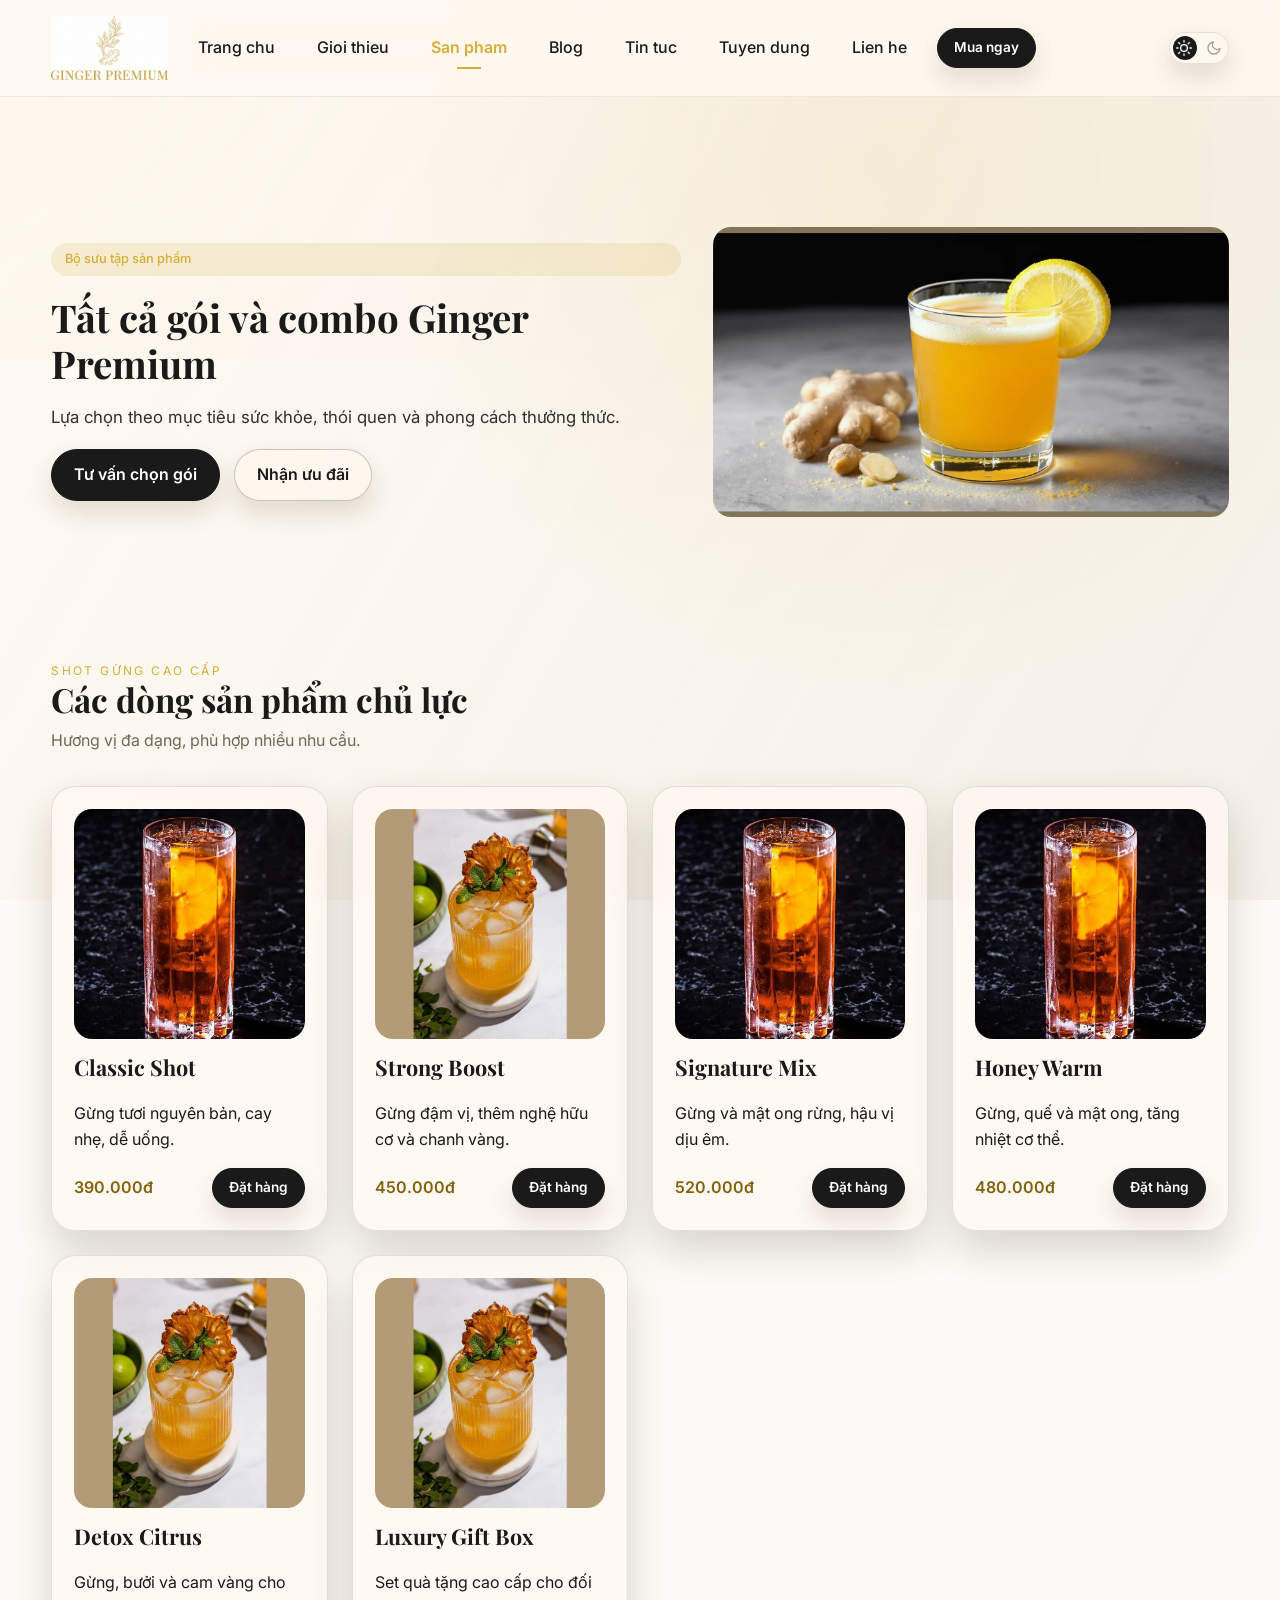
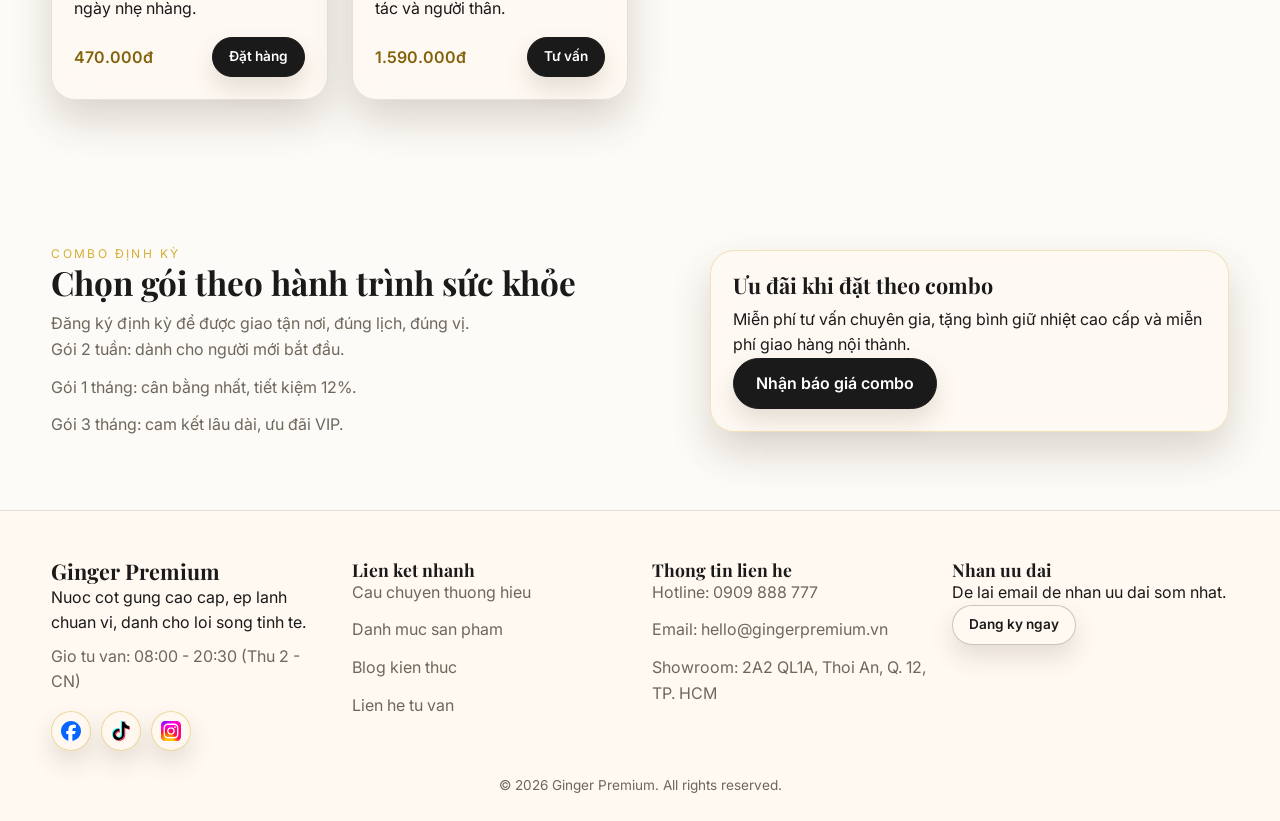
<file: san-pham.html>
﻿<!doctype html>
<html lang="vi">
  <head>
    <meta charset="utf-8" />
    <meta name="viewport" content="width=device-width, initial-scale=1" />
    <title>Sản phẩm Ginger Premium | Tất cả gói và combo</title>
    <meta
      name="description"
      content="Khám phá toàn bộ gói và combo Ginger Premium - nước cốt gừng cao cấp, đa dạng lựa chọn theo mục tiêu sức khỏe."
    />
    <link rel="preconnect" href="https://fonts.googleapis.com" />
    <link rel="preconnect" href="https://fonts.gstatic.com" crossorigin />
    <link
      href="https://fonts.googleapis.com/css2?family=Playfair+Display:wght@500;600;700&family=Inter:wght@300;400;500;600&display=swap"
      rel="stylesheet"
    />
    <link rel="stylesheet" href="assets/css/style.css" />
    <script src="assets/js/main.js" defer></script>
  </head>
  <body>
        <header>
      <div class="site-header">
        <div class="container nav-inner">
          <a class="brand" href="index.html" aria-label="Ginger Premium">
            <img class="brand-logo" src="assets/img/logo/logo-clean.png" alt="Ginger Premium" loading="eager" decoding="async" />
          </a>
          <nav class="nav-menu" data-nav-menu>
            <a href="index.html">Trang chu</a>
            <a href="gioi-thieu.html">Gioi thieu</a>
            <a href="san-pham.html">San pham</a>
            <a href="blog.html">Blog</a>
            <a href="tin-tuc.html">Tin tuc</a>
            <a href="tuyen-dung.html">Tuyen dung</a>
            <a href="lien-he.html">Lien he</a>
            <a class="btn btn-primary btn-small" href="san-pham.html">Mua ngay</a>
          </nav>
          <div class="nav-actions">
            <button class="theme-toggle" type="button" data-theme-toggle aria-label="Chuyen giao dien" aria-pressed="false">
              <svg class="theme-icon theme-icon--sun" xmlns="http://www.w3.org/2000/svg" width="20" height="20" viewBox="0 0 24 24" fill="none" stroke="currentColor" stroke-width="2" stroke-linecap="round" stroke-linejoin="round" aria-hidden="true"><circle cx="12" cy="12" r="5"></circle><line x1="12" y1="1" x2="12" y2="3"></line><line x1="12" y1="21" x2="12" y2="23"></line><line x1="4.22" y1="4.22" x2="5.64" y2="5.64"></line><line x1="18.36" y1="18.36" x2="19.78" y2="19.78"></line><line x1="1" y1="12" x2="3" y2="12"></line><line x1="21" y1="12" x2="23" y2="12"></line><line x1="4.22" y1="19.78" x2="5.64" y2="18.36"></line><line x1="18.36" y1="5.64" x2="19.78" y2="4.22"></line></svg>
              <svg class="theme-icon theme-icon--moon" xmlns="http://www.w3.org/2000/svg" width="20" height="20" viewBox="0 0 24 24" fill="none" stroke="currentColor" stroke-width="2" stroke-linecap="round" stroke-linejoin="round" aria-hidden="true"><path d="M21 12.79A9 9 0 1 1 11.21 3 7 7 0 0 0 21 12.79z"></path></svg>
            </button>
            <button class="nav-toggle" type="button" data-nav-toggle aria-expanded="false" aria-label="Mo menu">
              <span></span><span></span><span></span>
            </button>
          </div>
        </div>
      </div>
    </header>

    <main>
      <section class="hero section reveal">
        <div class="container hero-grid">
          <div class="hero-copy">
            <span class="badge">Bộ sưu tập sản phẩm</span>
            <h1>Tất cả gói và combo Ginger Premium</h1>
            <p class="lead">
              Lựa chọn theo mục tiêu sức khỏe, thói quen và phong cách thưởng
              thức.
            </p>
            <!-- TODO: Cập nhật thông điệp khuyến mãi nếu có -->
            <div class="hero-actions">
              <a class="btn btn-primary" href="lien-he.html">Tư vấn chọn gói</a>
              <a class="btn btn-ghost" href="index.html#lead">Nhận ưu đãi</a>
            </div>
          </div>
          <div class="hero-media">
            <img
              class="img-hero"
              src="assets/img/hero/hero-2.jpg"
              alt="Sản phẩm Ginger Premium"
            />
          </div>
        </div>
      </section>

      <section class="section reveal">
        <div class="container">
          <div class="section-heading">
            <p class="section-kicker">Shot gừng cao cấp</p>
            <h2>Các dòng sản phẩm chủ lực</h2>
            <p class="section-subtitle">
              Hương vị đa dạng, phù hợp nhiều nhu cầu.
            </p>
          </div>
          <div class="grid-3">
            <article class="product-card">
              <img
                class="img-card"
                src="assets/img/products/product-1.jpg"
                alt="Classic Shot"
              />
              <h3>Classic Shot</h3>
              <p>Gừng tươi nguyên bản, cay nhẹ, dễ uống.</p>
              <div class="price-row">
                <span>390.000đ</span>
                <a class="btn btn-primary btn-small" href="lien-he.html"
                  >Đặt hàng</a
                >
              </div>
            </article>
            <article class="product-card">
              <img
                class="img-card"
                src="assets/img/products/product-2.jpg"
                alt="Strong Boost"
              />
              <h3>Strong Boost</h3>
              <p>Gừng đậm vị, thêm nghệ hữu cơ và chanh vàng.</p>
              <div class="price-row">
                <span>450.000đ</span>
                <a class="btn btn-primary btn-small" href="lien-he.html"
                  >Đặt hàng</a
                >
              </div>
            </article>
            <article class="product-card">
              <img
                class="img-card"
                src="assets/img/products/product-1.jpg"
                alt="Signature Mix"
              />
              <h3>Signature Mix</h3>
              <p>Gừng và mật ong rừng, hậu vị dịu êm.</p>
              <div class="price-row">
                <span>520.000đ</span>
                <a class="btn btn-primary btn-small" href="lien-he.html"
                  >Đặt hàng</a
                >
              </div>
            </article>
            <article class="product-card">
              <img
                class="img-card"
                src="assets/img/products/product-1.jpg"
                alt="Honey Warm"
              />
              <h3>Honey Warm</h3>
              <p>Gừng, quế và mật ong, tăng nhiệt cơ thể.</p>
              <div class="price-row">
                <span>480.000đ</span>
                <a class="btn btn-primary btn-small" href="lien-he.html"
                  >Đặt hàng</a
                >
              </div>
            </article>
            <article class="product-card">
              <img
                class="img-card"
                src="assets/img/products/product-2.jpg"
                alt="Detox Citrus"
              />
              <h3>Detox Citrus</h3>
              <p>Gừng, bưởi và cam vàng cho ngày nhẹ nhàng.</p>
              <div class="price-row">
                <span>470.000đ</span>
                <a class="btn btn-primary btn-small" href="lien-he.html"
                  >Đặt hàng</a
                >
              </div>
            </article>
            <article class="product-card">
              <img
                class="img-card"
                src="assets/img/products/product-2.jpg"
                alt="Luxury Gift Box"
              />
              <h3>Luxury Gift Box</h3>
              <p>Set quà tặng cao cấp cho đối tác và người thân.</p>
              <div class="price-row">
                <span>1.590.000đ</span>
                <a class="btn btn-primary btn-small" href="lien-he.html"
                  >Tư vấn</a
                >
              </div>
            </article>
          </div>
        </div>
      </section>

      <section class="section reveal">
        <div class="container split">
          <div>
            <p class="section-kicker">Combo định kỳ</p>
            <h2>Chọn gói theo hành trình sức khỏe</h2>
            <p class="section-subtitle">
              Đăng ký định kỳ để được giao tận nơi, đúng lịch, đúng vị.
            </p>
            <ul class="highlight-list">
              <li>Gói 2 tuần: dành cho người mới bắt đầu.</li>
              <li>Gói 1 tháng: cân bằng nhất, tiết kiệm 12%.</li>
              <li>Gói 3 tháng: cam kết lâu dài, ưu đãi VIP.</li>
            </ul>
          </div>
          <div class="card">
            <h3>Ưu đãi khi đặt theo combo</h3>
            <p>
              Miễn phí tư vấn chuyên gia, tặng bình giữ nhiệt cao cấp và miễn
              phí giao hàng nội thành.
            </p>
            <a class="btn btn-primary" href="lien-he.html"
              >Nhận báo giá combo</a
            >
            <!-- TODO: Cập nhật ưu đãi theo từng chiến dịch -->
          </div>
        </div>
      </section>
    </main>

        <footer>
      <div class="site-footer">
        <div class="container footer-grid">
          <div>
            <h3>Ginger Premium</h3>
            <p>Nuoc cot gung cao cap, ep lanh chuan vi, danh cho loi song tinh te.</p>
            <p class="section-subtitle">Gio tu van: 08:00 - 20:30 (Thu 2 - CN)</p>
            <div class="social-buttons footer-socials">
              <a class="social-btn social-btn--small" href="https://www.facebook.com/share/18fr4WPNaF/?mibextid=wwXIfr" target="_blank" rel="noopener" aria-label="Facebook">
                <img class="social-icon" src="assets/img/logo/facebook-icon.svg" alt="" loading="lazy" />
              </a>
              <a class="social-btn social-btn--small" href="https://www.tiktok.com/@ginge_shots" target="_blank" rel="noopener" aria-label="TikTok">
                <span class="social-icon-switch"><img class="social-icon-switch__dark" src="assets/img/logo/TikTok_dark.svg" alt="" /><img class="social-icon-switch__light" src="assets/img/logo/TikTok_light.svg" alt="" /></span>
              </a>
              <a class="social-btn social-btn--small" href="https://www.instagram.com/_shotsginger_/" target="_blank" rel="noopener" aria-label="Instagram">
                <img class="social-icon" src="assets/img/logo/instagram-icon.svg" alt="" loading="lazy" />
              </a>
            </div>
          </div>
          <div><h4>Lien ket nhanh</h4><ul class="highlight-list"><li><a href="gioi-thieu.html">Cau chuyen thuong hieu</a></li><li><a href="san-pham.html">Danh muc san pham</a></li><li><a href="blog.html">Blog kien thuc</a></li><li><a href="lien-he.html">Lien he tu van</a></li></ul></div>
          <div><h4>Thong tin lien he</h4><ul class="highlight-list"><li>Hotline: 0909 888 777</li><li>Email: hello@gingerpremium.vn</li><li>Showroom: 2A2 QL1A, Thoi An, Q. 12, TP. HCM</li></ul></div>
          <div><h4>Nhan uu dai</h4><p>De lai email de nhan uu dai som nhat.</p><a class="btn btn-ghost btn-small" href="index.html#lead">Dang ky ngay</a></div>
        </div>
        <div class="footer-bottom">&copy; 2026 Ginger Premium. All rights reserved.</div>
      </div>
    </footer>
  </body>
</html>
</file>
<file: assets/css/style.css>
:root {
  --bg: #121212;
  --bg-alt: #171717;
  --text: #f5f5f5;
  --muted: #c6c2b8;
  --accent: #d4af37;
  --ink: #1a1a1a;
  --surface: rgba(18, 18, 18, 0.72);
  --surface-strong: rgba(18, 18, 18, 0.95);
  --surface-soft: rgba(18, 18, 18, 0.55);
  --glass: rgba(18, 18, 18, 0.62);
  --glass-strong: rgba(18, 18, 18, 0.75);
  --border: rgba(255, 255, 255, 0.08);
  --border-strong: rgba(255, 255, 255, 0.12);
  --border-faint: rgba(255, 255, 255, 0.06);
  --border-accent: rgba(212, 175, 55, 0.25);
  --border-accent-strong: rgba(212, 175, 55, 0.3);
  --border-text: rgba(245, 245, 245, 0.3);
  --border-toggle: rgba(255, 255, 255, 0.15);
  --accent-soft: rgba(212, 175, 55, 0.12);
  --accent-20: rgba(212, 175, 55, 0.2);
  --accent-35: rgba(212, 175, 55, 0.35);
  --shadow: 0 20px 40px rgba(0, 0, 0, 0.35);
  --shadow-soft: 0 12px 24px rgba(0, 0, 0, 0.25);
  --shadow-strong: 0 18px 30px rgba(0, 0, 0, 0.35);
  --input-bg: rgba(10, 10, 10, 0.7);
  --input-border: rgba(255, 255, 255, 0.12);
  --brand-gradient: linear-gradient(
    140deg,
    rgba(212, 175, 55, 0.9),
    rgba(106, 70, 6, 0.9)
  );
  --featured-gradient: linear-gradient(
    140deg,
    rgba(212, 175, 55, 0.2),
    rgba(18, 18, 18, 0.9)
  );
  --bg-decor:
    radial-gradient(
      circle at top left,
      rgba(212, 175, 55, 0.2),
      transparent 60%
    ),
    radial-gradient(
      circle at top right,
      rgba(245, 245, 245, 0.08),
      transparent 55%
    );
  --bg-overlay:
    radial-gradient(
      circle at 70% 20%,
      rgba(212, 175, 55, 0.08),
      transparent 45%
    ),
    linear-gradient(120deg, rgba(20, 20, 20, 0.85), rgba(0, 0, 0, 0.6));
  --radius: 24px;
  --price-color: var(--accent);

  /* Buttons variables */
  --btn-primary-bg: var(--accent);
  --btn-primary-color: var(--ink);
  --btn-primary-hover-shadow: 0 12px 24px rgba(212, 175, 55, 0.4);
  --btn-outline-border: var(--border-text);
  --btn-outline-color: var(--text);
  --btn-outline-bg: transparent;
  --btn-outline-hover-bg: rgba(255, 255, 255, 0.05);
}

html[data-theme="light"] {
  --bg: #fdfbf7;
  --bg-alt: #f6f2e9;
  --text: #1a1a1a;
  --muted: #6f675c;
  --accent: #d4af37;
  --ink: #1a1a1a;
  --price-color: #83620c;
  /* Buttons variables */
  --btn-primary-bg: #1a1a1a;
  --btn-primary-color: #ffffff;
  --btn-primary-hover-shadow: 0 12px 24px rgba(26, 26, 26, 0.25);
  --btn-outline-border: #1a1a1a;
  --btn-outline-color: #1a1a1a;
  --btn-outline-bg: transparent;
  --btn-outline-hover-bg: rgba(26, 26, 26, 0.05);
  --surface: rgba(255, 248, 240, 0.86);
  --surface-strong: rgba(255, 248, 240, 0.95);
  --surface-soft: rgba(255, 248, 240, 0.7);
  --glass: rgba(255, 248, 240, 0.68);
  --glass-strong: rgba(255, 248, 240, 0.82);
  --border: rgba(47, 42, 37, 0.12);
  --border-strong: rgba(47, 42, 37, 0.18);
  --border-faint: rgba(47, 42, 37, 0.08);
  --border-accent: rgba(212, 175, 55, 0.3);
  --border-accent-strong: rgba(212, 175, 55, 0.45);
  --border-text: rgba(47, 42, 37, 0.25);
  --border-toggle: rgba(47, 42, 37, 0.18);
  --accent-soft: rgba(212, 175, 55, 0.16);
  --accent-20: rgba(212, 175, 55, 0.2);
  --accent-35: rgba(212, 175, 55, 0.35);
  --shadow: 0 20px 40px rgba(73, 60, 40, 0.2);
  --shadow-soft: 0 12px 24px rgba(73, 60, 40, 0.15);
  --shadow-strong: 0 18px 30px rgba(73, 60, 40, 0.25);
  --input-bg: rgba(255, 248, 240, 0.9);
  --input-border: rgba(47, 42, 37, 0.2);
  --brand-gradient: linear-gradient(
    140deg,
    rgba(212, 175, 55, 0.9),
    rgba(154, 112, 22, 0.9)
  );
  --featured-gradient: linear-gradient(
    140deg,
    rgba(212, 175, 55, 0.18),
    rgba(255, 248, 240, 0.9)
  );
  --bg-decor:
    radial-gradient(
      circle at top left,
      rgba(212, 175, 55, 0.12),
      transparent 60%
    ),
    radial-gradient(
      circle at top right,
      rgba(47, 42, 37, 0.08),
      transparent 55%
    );
  --bg-overlay:
    radial-gradient(
      circle at 70% 20%,
      rgba(212, 175, 55, 0.12),
      transparent 45%
    ),
    linear-gradient(120deg, rgba(255, 248, 240, 0.8), rgba(244, 239, 230, 0.9));
}

* {
  box-sizing: border-box;
  margin: 0;
  padding: 0;
}

html {
  scroll-behavior: smooth;
}

body {
  font-family: "Inter", sans-serif;
  background: var(--bg);
  color: var(--text);
  line-height: 1.6;
  min-height: 100vh;
}

body::before {
  content: "";
  position: fixed;
  inset: -20% -10% auto;
  height: 60vh;
  background: var(--bg-decor);
  z-index: -2;
}

body::after {
  content: "";
  position: fixed;
  inset: 0;
  background: var(--bg-overlay);
  z-index: -1;
  pointer-events: none;
}

img {
  width: 100%;
  display: block;
  border-radius: 18px;
}

.img-hero,
.img-card,
.img-post {
  width: 100%;
  aspect-ratio: 1 / 1;
  object-fit: contain;
  object-position: center;
  background: var(--surface);
}

.img-hero {
  aspect-ratio: 16 / 9;
}

.img-card {
  aspect-ratio: 1 / 1;
}

.img-post {
  aspect-ratio: 1 / 1;
}

a {
  color: inherit;
  text-decoration: none;
}

ul {
  list-style: none;
  padding-left: 0;
}

.container {
  width: min(1200px, 92vw);
  margin: 0 auto;
}

.section {
  padding: 72px 0;
  position: relative;
}

.section-heading {
  margin-bottom: 32px;
  max-width: 720px;
}

.section-kicker {
  text-transform: uppercase;
  letter-spacing: 0.2em;
  font-size: 0.75rem;
  color: var(--accent);
}

.section-subtitle {
  color: var(--muted);
  margin-top: 8px;
}

h1,
h2,
h3,
h4 {
  font-family: "Playfair Display", serif;
  line-height: 1.2;
}

h1 {
  font-size: clamp(2.4rem, 3vw, 3.6rem);
}

h2 {
  font-size: clamp(1.9rem, 2.6vw, 2.8rem);
}

h3 {
  font-size: 1.35rem;
}

h4 {
  font-size: 1.1rem;
}

p.lead {
  font-size: 1.05rem;
  opacity: 0.9;
}

.badge {
  display: inline-flex;
  align-items: center;
  gap: 6px;
  padding: 6px 14px;
  border-radius: 999px;
  background: var(--accent-soft);
  color: var(--accent);
  font-weight: 500;
  font-size: 0.8rem;
}

.btn {
  display: inline-flex;
  align-items: center;
  justify-content: center;
  padding: 12px 22px;
  border-radius: 999px;
  border: 1px solid transparent;
  font-weight: 600;
  transition: all 0.3s cubic-bezier(0.4, 0, 0.2, 1);
  box-shadow: var(--shadow-soft);
  cursor: pointer;
}

.btn:hover {
  transform: translateY(-2px) scale(1.02);
  box-shadow: var(--shadow-strong);
}

.btn-primary {
  background: var(--btn-primary-bg);
  color: var(--btn-primary-color);
  border-color: var(--btn-primary-bg);
}

.btn-primary:hover {
  box-shadow: var(--btn-primary-hover-shadow);
}

.btn-outline {
  background: var(--btn-outline-bg);
  color: var(--btn-outline-color);
  border-color: var(--btn-outline-border);
}

.btn-outline:hover {
  background: var(--btn-outline-hover-bg);
}

.btn-ghost {
  border-color: var(--border-text);
  color: var(--text);
  background: var(--surface-soft);
}

.btn-ghost:hover {
  border-color: var(--accent);
  color: var(--accent);
}

.btn-small {
  padding: 8px 16px;
  font-size: 0.85rem;
}

header {
  position: sticky;
  top: 0;
  z-index: 50;
}

.site-header {
  background: var(--surface);
  border-bottom: 1px solid var(--border-faint);
  backdrop-filter: blur(16px);
  transition: background 0.3s ease, border-color 0.3s ease, box-shadow 0.3s ease;
}

.site-header.is-scrolled {
  background: var(--surface-strong);
  border-color: var(--border-accent);
  box-shadow: var(--shadow-soft);
}

.nav-inner {
  display: flex;
  align-items: center;
  justify-content: flex-start;
  gap: 18px;
  padding: 16px 0;
  transition: padding 0.3s cubic-bezier(0.4, 0, 0.2, 1);
}

.site-header.is-scrolled .nav-inner {
  padding: 10px 0;
}

.brand {
  display: flex;
  align-items: center;
  gap: 0;
}

.brand-mark {
  display: inline-flex;
  align-items: center;
  justify-content: center;
  height: 44px;
}

.brand-logo {
  height: clamp(48px, 5vw, 66px);
  max-width: min(240px, 44vw);
  width: auto;
  border-radius: 0;
  display: block;
  transition: height 0.3s cubic-bezier(0.4, 0, 0.2, 1);
}

.site-header.is-scrolled .brand-logo {
  height: clamp(40px, 4vw, 50px);
}

.brand-info {
  display: flex;
  flex-direction: column;
}

.brand-text {
  font-family: "Playfair Display", serif;
  font-size: 1.1rem;
}

.brand-tagline {
  font-size: 0.75rem;
  color: var(--muted);
}

.nav-actions {
  display: inline-flex;
  align-items: center;
  gap: 10px;
  margin-left: auto;
}

.theme-toggle {
  position: relative;
  width: 60px;
  height: 32px;
  border-radius: 999px;
  border: 1px solid var(--border);
  background: var(--glass);
  display: flex;
  align-items: center;
  justify-content: space-between;
  padding: 0 6px;
  box-shadow: var(--shadow-soft);
  cursor: pointer;
  transition: border-color 0.3s, transform 0.3s, box-shadow 0.3s, background-color 0.3s;
}

.theme-toggle:hover {
  border-color: var(--accent);
  transform: scale(1.05);
  box-shadow: 0 4px 12px rgba(212, 175, 55, 0.15);
}

/* Thumb tròn trượt */
.theme-toggle::before {
  content: "";
  position: absolute;
  top: 3px;
  left: 3px;
  width: 24px;
  height: 24px;
  border-radius: 50%;
  background: var(--accent); /* Màu vàng ở Dark theme */
  transition:
    transform 0.3s cubic-bezier(0.4, 0, 0.2, 1),
    background-color 0.3s ease;
  z-index: 1;
  /* Mặc định ở Dark theme: Thumb trượt sang phải (dưới icon Moon) */
  transform: translateX(28px);
}

/* Thay đổi vị trí và màu sắc Thumb ở Light theme */
html[data-theme="light"] .theme-toggle::before {
  background: #1a1a1a; /* Màu tối ở Light theme */
  /* Ở Light theme: Thumb trượt sang trái (dưới icon Sun) */
  transform: translateX(0);
}

.theme-icon {
  position: relative;
  width: 16px;
  height: 16px;
  z-index: 2;
  transition: color 0.3s ease;
  pointer-events: none; /* Tránh cản trở sự kiện click */
}

/* Trạng thái mặc định (Dark theme): Sun (trái) mờ đi, Moon (phải) nổi bật trên nền Thumb vàng */
.theme-icon--sun {
  color: rgba(255, 255, 255, 0.4);
}

.theme-icon--moon {
  color: var(--ink);
}

/* Trạng thái Light theme: Sun (trái) nổi bật trên nền Thumb tối, Moon (phải) mờ đi */
html[data-theme="light"] .theme-icon--sun {
  color: #ffffff;
}

html[data-theme="light"] .theme-icon--moon {
  color: rgba(26, 26, 26, 0.4);
}

.nav-toggle {
  display: inline-flex;
  flex-direction: column;
  gap: 6px;
  background: transparent;
  border: 1px solid var(--border-toggle);
  padding: 10px;
  border-radius: 12px;
  color: var(--text);
  cursor: pointer;
  transition: border-color 0.3s, transform 0.3s;
}

.nav-toggle:hover {
  border-color: var(--accent);
}

.nav-toggle span {
  width: 22px;
  height: 2px;
  background: var(--text);
  border-radius: 999px;
  transition: transform 0.3s cubic-bezier(0.4, 0, 0.2, 1), opacity 0.3s ease;
}

.nav-toggle[aria-expanded="true"] span:nth-child(1) {
  transform: translateY(8px) rotate(45deg);
}

.nav-toggle[aria-expanded="true"] span:nth-child(2) {
  opacity: 0;
}

.nav-toggle[aria-expanded="true"] span:nth-child(3) {
  transform: translateY(-8px) rotate(-45deg);
}

.nav-menu {
  position: absolute;
  top: 100%;
  left: 0;
  right: 0;
  display: flex;
  flex-direction: column;
  gap: 12px;
  padding: 16px;
  background: var(--surface-strong);
  border-bottom: 1px solid var(--border-accent);
  backdrop-filter: blur(16px);
  
  /* Transition animation for mobile overlay */
  opacity: 0;
  transform: translateY(-10px);
  pointer-events: none;
  transition: opacity 0.35s cubic-bezier(0.4, 0, 0.2, 1), transform 0.35s cubic-bezier(0.4, 0, 0.2, 1);
}

.nav-menu.is-open {
  opacity: 1;
  transform: translateY(0);
  pointer-events: auto;
}

.nav-menu a:not(.btn) {
  padding: 8px 12px;
  color: var(--text);
  font-weight: 500;
  position: relative;
  transition: color 0.3s ease, padding 0.3s ease, background-color 0.3s ease;
  border-radius: 8px;
}

.nav-menu a:not(.btn)::after {
  content: "";
  position: absolute;
  bottom: 0;
  left: 50%;
  width: 0;
  height: 2px;
  background: var(--accent);
  transition: all 0.3s cubic-bezier(0.4, 0, 0.2, 1);
  transform: translateX(-50%);
}

.nav-menu a:not(.btn):hover {
  color: var(--accent);
}

.nav-menu a:not(.btn):hover::after {
  width: 24px;
}

/* Active link style */
.nav-menu a:not(.btn).active {
  color: var(--accent);
  font-weight: 600;
}

.nav-menu a:not(.btn).active::after {
  width: 24px;
}

@media (max-width: 899px) {
  .nav-menu a:not(.btn)::after {
    display: none;
  }
  
  .nav-menu a:not(.btn):hover,
  .nav-menu a:not(.btn).active {
    background: var(--accent-soft);
    padding-left: 18px;
  }
}

body.nav-open {
  overflow: hidden;
}

.hero {
  padding-top: 110px;
}

.hero-slider {
  position: relative;
}

.hero-slider .swiper-slide {
  height: auto;
}

.hero-pagination {
  position: static;
  margin-top: 18px;
}

.hero-pagination .swiper-pagination-bullet {
  background: var(--accent);
  opacity: 0.3;
}

.hero-pagination .swiper-pagination-bullet-active {
  opacity: 1;
}

.hero-grid {
  display: grid;
  gap: 32px;
}

.hero-copy {
  display: grid;
  gap: 18px;
}

.hero-actions {
  display: flex;
  flex-wrap: wrap;
  gap: 14px;
}

.hero-stats {
  display: grid;
  gap: 16px;
  grid-template-columns: repeat(auto-fit, minmax(140px, 1fr));
  margin-top: 12px;
}

.hero-stats h3 {
  font-size: 1.6rem;
}

.hero-media {
  position: relative;
  display: grid;
  gap: 16px;
}

.media-card {
  position: absolute;
  bottom: 16px;
  right: 16px;
  background: var(--glass);
  padding: 16px;
  border-radius: 18px;
  border: 1px solid var(--border-accent);
  backdrop-filter: blur(16px);
  box-shadow: var(--shadow);
}

.media-card .label {
  text-transform: uppercase;
  letter-spacing: 0.18em;
  font-size: 0.65rem;
  color: var(--price-color);
  margin-bottom: 6px;
}

.media-card .price {
  color: var(--price-color);
  font-weight: 600;
}

.trust-badges {
  margin-top: 24px;
  display: grid;
  gap: 12px;
  grid-template-columns: repeat(auto-fit, minmax(200px, 1fr));
  padding: 16px;
  background: var(--glass);
  border-radius: var(--radius);
  border: 1px solid var(--border);
  box-shadow: var(--shadow-soft);
  backdrop-filter: blur(16px);
}

.trust-badge {
  display: flex;
  align-items: center;
  gap: 10px;
  font-weight: 600;
}

.trust-icon {
  width: 34px;
  height: 34px;
  border-radius: 50%;
  display: grid;
  place-items: center;
  background: var(--accent-soft);
  color: var(--accent);
  border: 1px solid var(--border-accent);
  font-size: 0.9rem;
}

.card {
  background: var(--glass);
  border: 1px solid var(--border-accent);
  border-radius: var(--radius);
  padding: 22px;
  box-shadow: var(--shadow);
  backdrop-filter: blur(18px);
}

.card h3,
.card h4 {
  margin-bottom: 8px;
}

.grid-2,
.grid-3 {
  display: grid;
  gap: 24px;
}

.grid-2 {
  grid-template-columns: repeat(auto-fit, minmax(260px, 1fr));
}

.grid-3 {
  grid-template-columns: repeat(auto-fit, minmax(230px, 1fr));
}

.product-card {
  background: var(--glass);
  border: 1px solid var(--border);
  border-radius: var(--radius);
  padding: 22px;
  display: grid;
  gap: 16px;
  box-shadow: var(--shadow);
  backdrop-filter: blur(18px);
}

.product-card h3 {
  margin-bottom: 4px;
}

.price-row {
  display: flex;
  align-items: center;
  justify-content: space-between;
  gap: 12px;
}

.price-row span {
  font-weight: 600;
  color: var(--price-color);
}

.pricing-grid {
  display: grid;
  gap: 24px;
}

.pricing-card {
  background: var(--glass-strong);
  border: 1px solid var(--border-strong);
  border-radius: var(--radius);
  padding: 26px;
  display: grid;
  gap: 12px;
  box-shadow: var(--shadow);
}

.pricing-card--featured {
  border-color: var(--accent);
  background: var(--featured-gradient);
  transform: translateY(-6px);
}

.pricing-price {
  font-size: 1.6rem;
  color: var(--price-color);
}

.pricing-list {
  display: grid;
  gap: 8px;
  color: var(--muted);
}

.flash-sale {
  display: flex;
  flex-wrap: wrap;
  align-items: center;
  gap: 12px;
  padding: 14px 18px;
  margin: 18px 0 28px;
  border-radius: var(--radius);
  background: var(--glass);
  border: 1px solid var(--border-accent);
  box-shadow: var(--shadow-soft);
}

.flash-sale__label {
  color: var(--muted);
  font-weight: 500;
}

.flash-sale__timer {
  font-family: "Playfair Display", serif;
  font-size: 1.2rem;
  letter-spacing: 0.12em;
  color: var(--accent);
}

.lead-gen {
  background: var(--surface-soft);
}

.lead-grid {
  display: grid;
  gap: 28px;
  align-items: start;
}

.aida-grid {
  display: grid;
  gap: 16px;
  margin-top: 18px;
}

.glass-form {
  background: var(--glass-strong);
  border: 1px solid var(--border-accent);
  padding: 26px;
  border-radius: var(--radius);
  display: grid;
  gap: 16px;
  box-shadow: var(--shadow);
  backdrop-filter: blur(18px);
}

.glass-form label {
  display: grid;
  gap: 8px;
  font-size: 0.9rem;
  color: var(--muted);
}

.glass-form input,
.glass-form select,
.glass-form textarea {
  width: 100%;
  padding: 12px 14px;
  border-radius: 12px;
  border: 1px solid var(--input-border);
  background: var(--input-bg);
  color: var(--text);
}

.form-note {
  font-size: 0.8rem;
  color: var(--muted);
}

.post-card {
  background: var(--glass);
  border: 1px solid var(--border);
  border-radius: var(--radius);
  padding: 22px;
  display: grid;
  gap: 10px;
  box-shadow: var(--shadow);
}

.post-tag {
  color: var(--accent);
  font-size: 0.8rem;
  text-transform: uppercase;
  letter-spacing: 0.15em;
}

.text-link {
  color: var(--accent);
  font-weight: 600;
}

.split {
  display: grid;
  gap: 24px;
  align-items: center;
}

.highlight-list {
  display: grid;
  gap: 12px;
  color: var(--muted);
}

.contact-grid {
  display: grid;
  gap: 24px;
}

.contact-card {
  background: var(--glass);
  border: 1px solid var(--border-accent);
  border-radius: var(--radius);
  padding: 22px;
  display: grid;
  gap: 14px;
  box-shadow: var(--shadow);
  backdrop-filter: blur(16px);
}

.social-buttons {
  display: flex;
  flex-wrap: wrap;
  gap: 12px;
}

.social-btn {
  width: 52px;
  height: 52px;
  border-radius: 999px;
  border: 1px solid var(--border-accent-strong);
  background: var(--glass);
  backdrop-filter: blur(12px);
  color: var(--text);
  display: inline-flex;
  align-items: center;
  justify-content: center;
  padding: 13px;
  overflow: hidden;
  transition: all 0.3s cubic-bezier(0.4, 0, 0.2, 1);
  box-shadow: var(--shadow-soft);
  cursor: pointer;
}

.social-btn:hover {
  border-color: var(--accent);
  background: var(--accent-soft);
  transform: translateY(-3px) scale(1.08);
  box-shadow: 0 8px 20px var(--accent-35);
}

.social-btn svg {
  width: 22px;
  height: 22px;
  transition: transform 0.3s ease;
}

/* Icon dạng <img> dùng SVG của user — giới hạn kích thước, không fill toàn button */
.social-icon {
  width: 26px;
  height: 26px;
  flex: 0 0 auto;
  border-radius: 0;
  object-fit: contain;
  object-position: center;
  transform: none;
  transition: transform 0.3s ease;
}

/* TikTok dùng switch (dark/light) */
.social-icon-switch {
  width: 26px;
  height: 26px;
  flex: 0 0 auto;
  position: relative;
  display: block;
}

.social-icon-switch img {
  position: absolute;
  inset: 0;
  display: block;
  width: 100%;
  height: 100%;
  border-radius: 0;
  object-fit: contain;
  object-position: center;
  transform: none;
  transition: transform 0.3s ease;
}

.social-icon-switch__light {
  display: none !important;
}

html[data-theme="light"] .social-icon-switch__dark {
  display: none !important;
}

html[data-theme="light"] .social-icon-switch__light {
  display: block !important;
}

.social-btn:hover svg,
.social-btn:hover .social-icon,
.social-btn:hover .social-icon-switch img {
  transform: scale(1.12);
}

.social-btn--small {
  width: 40px;
  height: 40px;
  padding: 10px;
}

.social-btn--small svg {
  width: 18px;
  height: 18px;
}

.social-btn--small .social-icon,
.social-btn--small .social-icon-switch {
  width: 20px;
  height: 20px;
}

.footer-socials {
  margin-top: 16px;
  display: flex;
  flex-wrap: wrap;
  gap: 10px;
}

.contact-card iframe {
  display: block;
  width: 100%;
  border-radius: 18px;
  border: 1px solid var(--border-accent) !important;
  background: var(--glass);
  box-shadow: var(--shadow-soft);
}

.social-proof .reviews-grid {
  align-items: stretch;
}

.review-card {
  background: var(--glass);
  border: 1px solid var(--border);
  border-radius: var(--radius);
  padding: 22px;
  display: grid;
  gap: 12px;
  box-shadow: var(--shadow);
}

.review-stars {
  color: var(--accent);
  letter-spacing: 0.15em;
  font-size: 0.9rem;
}

.review-author {
  color: var(--muted);
  font-size: 0.9rem;
}

.sticky-cta {
  position: fixed;
  left: 0;
  right: 0;
  bottom: 0;
  padding: 12px 16px calc(12px + env(safe-area-inset-bottom));
  background: var(--surface-strong);
  border-top: 1px solid var(--border);
  display: none;
  justify-content: center;
  z-index: 200;
  backdrop-filter: blur(16px);
}

.site-footer {
  border-top: 1px solid var(--border);
  padding: 48px 0 24px;
  background: var(--surface-soft);
}

.footer-grid {
  display: grid;
  gap: 24px;
  grid-template-columns: repeat(auto-fit, minmax(220px, 1fr));
  align-items: start;
}

.footer-grid > div {
  min-width: 0;
}

.footer-bottom {
  margin-top: 24px;
  color: var(--muted);
  font-size: 0.85rem;
  text-align: center;
}

.reveal {
  opacity: 0;
  transform: translateY(30px);
  transition:
    opacity 0.6s ease-out,
    transform 0.6s ease-out;
}

.reveal.active {
  opacity: 1;
  transform: translateY(0);
}

@media (min-width: 900px) {
  .nav-toggle {
    display: none;
  }

  .nav-menu {
    position: static;
    display: flex;
    flex-direction: row;
    align-items: center;
    gap: 18px;
    background: transparent;
    border: none;
    padding: 0;
    opacity: 1;
    transform: none;
    pointer-events: auto;
  }

  body.nav-open {
    overflow: auto;
  }

  .hero-grid {
    grid-template-columns: 1.1fr 0.9fr;
    align-items: center;
  }

  .lead-grid {
    grid-template-columns: 1.1fr 0.9fr;
  }

  .pricing-grid {
    grid-template-columns: repeat(3, 1fr);
  }

  .split {
    grid-template-columns: 1.1fr 0.9fr;
  }

  .contact-grid {
    grid-template-columns: 1.1fr 0.9fr;
  }
}

@media (min-width: 1100px) {
  .hero {
    padding-top: 130px;
  }
}

@media (max-width: 768px) {
  body.has-sticky-cta {
    padding-bottom: 78px;
  }

  body.has-sticky-cta .sticky-cta {
    display: flex;
  }
}

@media (prefers-reduced-motion: reduce) {
  html {
    scroll-behavior: auto;
  }

  .reveal {
    opacity: 1;
    transform: none;
    transition: none;
  }

  .btn,
  .social-btn {
    transition: none;
  }
}
</file>
